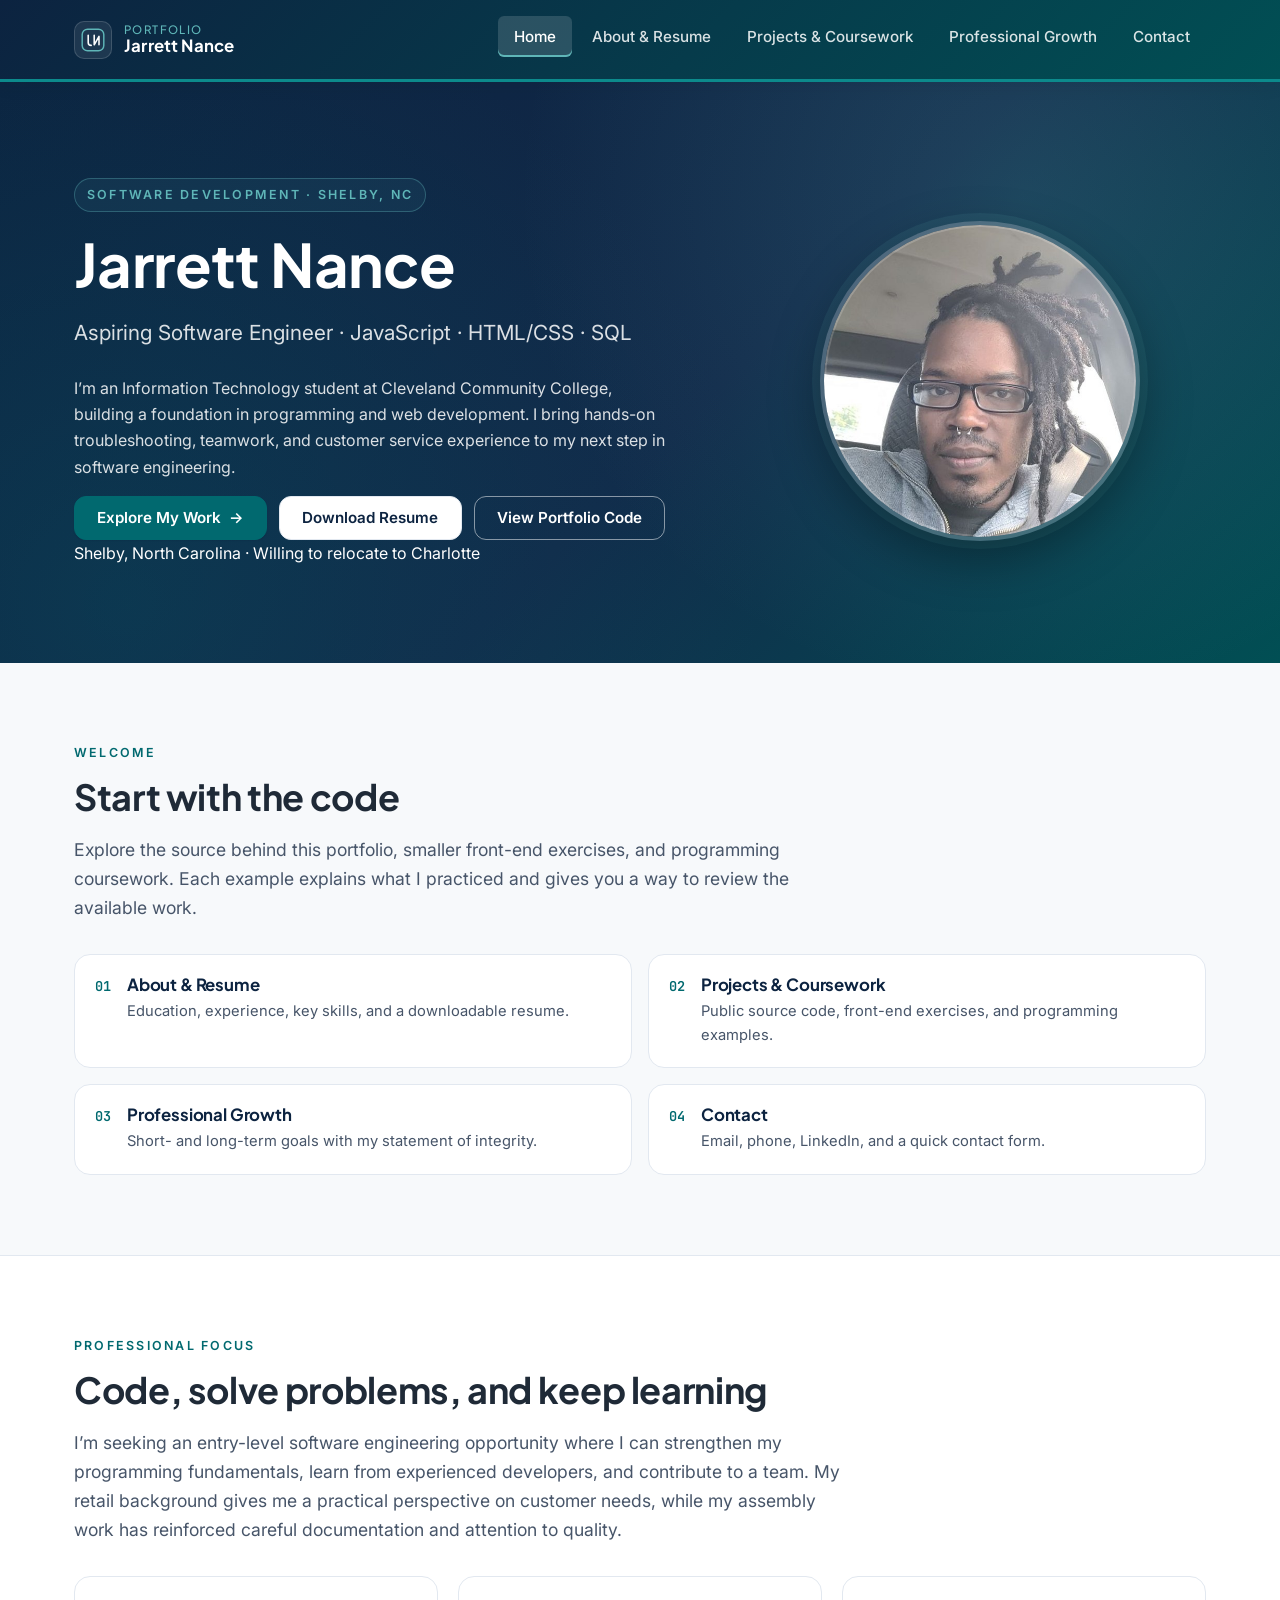
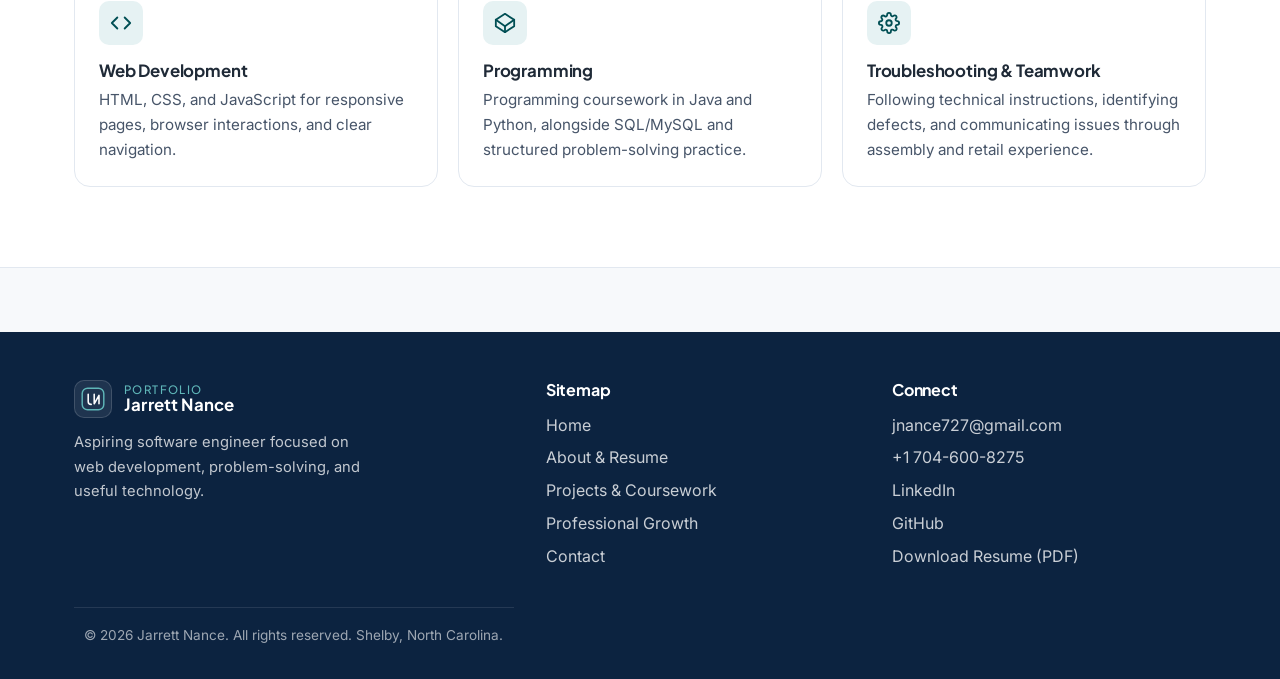
<file: index.html>
<!doctype html>
<html lang="en">
<head>
    <meta charset="utf-8">
    <meta name="viewport" content="width=device-width, initial-scale=1">
    <title>Jarrett Nance | Aspiring Software Engineer</title>
    <meta name="description" content="Jarrett Nance: aspiring software engineer in Shelby, NC, focused on JavaScript, HTML/CSS, SQL, and web development. Explore projects, code, and resume.">
    <meta name="author" content="Jarrett Nance">
    <meta name="theme-color" content="#0c2340">
    <meta property="og:type" content="website">
    <meta property="og:title" content="Jarrett Nance | Aspiring Software Engineer">
    <meta property="og:description" content="Jarrett Nance: aspiring software engineer in Shelby, NC, focused on JavaScript, HTML/CSS, SQL, and web development. Explore projects, code, and resume.">
    <meta property="og:image" content="assets/images/portfolio_website.jpg">
    <link rel="icon" href="assets/favicon.svg" type="image/svg+xml">
    <link rel="preconnect" href="https://fonts.googleapis.com">
    <link rel="preconnect" href="https://fonts.gstatic.com" crossorigin>
    <link href="https://fonts.googleapis.com/css2?family=Inter:wght@400;500;600;700&family=Plus+Jakarta+Sans:wght@500;600;700;800&family=JetBrains+Mono:wght@400;500&display=swap" rel="stylesheet">
    <link rel="stylesheet" href="assets/css/styles.css">
</head>
<body>
    <a class="skip-link" href="#main">Skip to main content</a>
    <header class="site-header" role="banner">
        <div class="container">
            <a class="brand" href="index.html" aria-label="Jarrett Nance — Home">
                <span class="brand-mark" aria-hidden="true"><svg class="logo-mark" width="24" height="24" viewBox="0 0 40 40" fill="none" aria-hidden="true" xmlns="http://www.w3.org/2000/svg">
    <rect x="2" y="2" width="36" height="36" rx="9" fill="none" stroke="#5fb6b8" stroke-width="2.4"/>
    <path d="M12 12 L12 24 Q12 29 17 29" fill="none" stroke="#ffffff" stroke-width="2.6" stroke-linecap="round"/>
    <path d="M22 12 L22 28 L30 14 L30 28" fill="none" stroke="#ffffff" stroke-width="2.6" stroke-linecap="round" stroke-linejoin="round"/>
</svg></span>
                <span class="brand-name">
                    <span class="small">Portfolio</span>
                    <span>Jarrett Nance</span>
                </span>
            </a>
            <button class="nav-toggle" aria-controls="primary-nav" aria-expanded="false" aria-label="Toggle navigation">
                <span aria-hidden="true">☰</span> Menu
            </button>
            <nav class="site-nav" id="primary-nav" aria-label="Primary">
                <ul>
              <li><a href="index.html" class="is-active" aria-current="page">Home</a></li>
              <li><a href="about.html">About & Resume</a></li>
              <li><a href="artifacts.html">Projects &amp; Coursework</a></li>
              <li><a href="growth.html">Professional Growth</a></li>
              <li><a href="contact.html">Contact</a></li>
                </ul>
            </nav>
        </div>
    </header>
    <main id="main">

        <section class="hero">
            <div class="container">
                <div class="hero-layout">
                    <div class="hero-inner">
                        <span class="hero-eyebrow">Software Development · Shelby, NC</span>
                        <h1>Jarrett Nance</h1>
                        <p class="hero-subtitle">Aspiring Software Engineer · JavaScript · HTML/CSS · SQL</p>
                        <p style="color: rgba(255,255,255,0.85); max-width: 60ch;">I’m an Information Technology student at Cleveland Community College, building a foundation in programming and web development. I bring hands-on troubleshooting, teamwork, and customer service experience to my next step in software engineering.</p>
                        <div class="hero-actions">
                            <a class="btn btn-primary" href="artifacts.html">Explore My Work <span class="arrow" aria-hidden="true">→</span></a>
                            <a class="btn btn-secondary" href="assets/Jarrett_Nance_Launchpad_Resume.pdf" download>Download Resume</a>
                            <a class="btn btn-outline" href="https://github.com/Jarrett878/jarrett-nance-it-portfolio" target="_blank" rel="noopener">View Portfolio Code</a>
                        </div>
                        <p class="hero-location">Shelby, North Carolina · Willing to relocate to Charlotte</p>
                    </div>
                    <div class="hero-portrait">
                        <img src="assets/images/jarrett_nance_portrait.jpg" alt="Portrait of Jarrett Nance" loading="eager" width="320" height="320">
                    </div>
                </div>
            </div>
        </section>

        <section class="section">
            <div class="container">
                <span class="section-eyebrow">Welcome</span>
                <h2 class="section-title">Start with the code</h2>
                <p class="section-lead">Explore the source behind this portfolio, smaller front-end exercises, and programming coursework. Each example explains what I practiced and gives you a way to review the available work.</p>

                <div class="page-links">
                    <a class="page-link" href="about.html">
                        <span class="num">01</span>
                        <div><h4>About &amp; Resume</h4><p>Education, experience, key skills, and a downloadable resume.</p></div>
                    </a>
                    <a class="page-link" href="artifacts.html">
                        <span class="num">02</span>
                        <div><h4>Projects &amp; Coursework</h4><p>Public source code, front-end exercises, and programming examples.</p></div>
                    </a>
                    <a class="page-link" href="growth.html">
                        <span class="num">03</span>
                        <div><h4>Professional Growth</h4><p>Short- and long-term goals with my statement of integrity.</p></div>
                    </a>
                    <a class="page-link" href="contact.html">
                        <span class="num">04</span>
                        <div><h4>Contact</h4><p>Email, phone, LinkedIn, and a quick contact form.</p></div>
                    </a>
                </div>
            </div>
        </section>

        <section class="section section-alt">
            <div class="container">
                <span class="section-eyebrow">Professional Focus</span>
                <h2 class="section-title">Code, solve problems, and keep learning</h2>
                <p class="section-lead">I’m seeking an entry-level software engineering opportunity where I can strengthen my programming fundamentals, learn from experienced developers, and contribute to a team. My retail background gives me a practical perspective on customer needs, while my assembly work has reinforced careful documentation and attention to quality.</p>

                <div class="focus-grid">
                    <div class="focus-card">
                        <div class="focus-icon" aria-hidden="true">
                            <svg width="22" height="22" viewBox="0 0 24 24" fill="none" stroke="currentColor" stroke-width="2" stroke-linecap="round" stroke-linejoin="round"><polyline points="16 18 22 12 16 6"/><polyline points="8 6 2 12 8 18"/></svg>
                        </div>
                        <h3>Web Development</h3>
                        <p>HTML, CSS, and JavaScript for responsive pages, browser interactions, and clear navigation.</p>
                    </div>
                    <div class="focus-card">
                        <div class="focus-icon" aria-hidden="true">
                            <svg width="22" height="22" viewBox="0 0 24 24" fill="none" stroke="currentColor" stroke-width="2" stroke-linecap="round" stroke-linejoin="round"><polygon points="12 2 22 8.5 22 15.5 12 22 2 15.5 2 8.5 12 2"/><line x1="12" y1="22" x2="12" y2="15.5"/><polyline points="22 8.5 12 15.5 2 8.5"/></svg>
                        </div>
                        <h3>Programming</h3>
                        <p>Programming coursework in Java and Python, alongside SQL/MySQL and structured problem-solving practice.</p>
                    </div>
                    <div class="focus-card">
                        <div class="focus-icon" aria-hidden="true">
                            <svg width="22" height="22" viewBox="0 0 24 24" fill="none" stroke="currentColor" stroke-width="2" stroke-linecap="round" stroke-linejoin="round"><circle cx="12" cy="12" r="3"/><path d="M19.4 15a1.65 1.65 0 0 0 .33 1.82l.06.06a2 2 0 1 1-2.83 2.83l-.06-.06a1.65 1.65 0 0 0-1.82-.33 1.65 1.65 0 0 0-1 1.51V21a2 2 0 1 1-4 0v-.09a1.65 1.65 0 0 0-1-1.51 1.65 1.65 0 0 0-1.82.33l-.06.06a2 2 0 1 1-2.83-2.83l.06-.06a1.65 1.65 0 0 0 .33-1.82 1.65 1.65 0 0 0-1.51-1H3a2 2 0 1 1 0-4h.09a1.65 1.65 0 0 0 1.51-1 1.65 1.65 0 0 0-.33-1.82l-.06-.06a2 2 0 1 1 2.83-2.83l.06.06a1.65 1.65 0 0 0 1.82.33H9a1.65 1.65 0 0 0 1-1.51V3a2 2 0 1 1 4 0v.09a1.65 1.65 0 0 0 1 1.51 1.65 1.65 0 0 0 1.82-.33l.06-.06a2 2 0 1 1 2.83 2.83l-.06.06a1.65 1.65 0 0 0-.33 1.82V9a1.65 1.65 0 0 0 1.51 1H21a2 2 0 1 1 0 4h-.09a1.65 1.65 0 0 0-1.51 1z"/></svg>
                        </div>
                        <h3>Troubleshooting &amp; Teamwork</h3>
                        <p>Following technical instructions, identifying defects, and communicating issues through assembly and retail experience.</p>
                    </div>
                </div>
            </div>
        </section>

    </main>
    <footer class="site-footer" role="contentinfo">
        <div class="container">
            <div>
                <a class="brand" href="index.html" aria-label="Jarrett Nance — Home">
                    <span class="brand-mark" aria-hidden="true"><svg class="logo-mark" width="24" height="24" viewBox="0 0 40 40" fill="none" aria-hidden="true" xmlns="http://www.w3.org/2000/svg">
    <rect x="2" y="2" width="36" height="36" rx="9" fill="none" stroke="#5fb6b8" stroke-width="2.4"/>
    <path d="M12 12 L12 24 Q12 29 17 29" fill="none" stroke="#ffffff" stroke-width="2.6" stroke-linecap="round"/>
    <path d="M22 12 L22 28 L30 14 L30 28" fill="none" stroke="#ffffff" stroke-width="2.6" stroke-linecap="round" stroke-linejoin="round"/>
</svg></span>
                    <span class="brand-name">
                        <span class="small">Portfolio</span>
                        <span>Jarrett Nance</span>
                    </span>
                </a>
                <p class="footer-tag">Aspiring software engineer focused on web development, problem-solving, and useful technology.</p>
            </div>
            <div>
                <h4>Sitemap</h4>
                <ul>
                    <li><a href="index.html">Home</a></li>
                    <li><a href="about.html">About &amp; Resume</a></li>
                    <li><a href="artifacts.html">Projects &amp; Coursework</a></li>
                    <li><a href="growth.html">Professional Growth</a></li>
                    <li><a href="contact.html">Contact</a></li>
                </ul>
            </div>
            <div>
                <h4>Connect</h4>
                <ul>
                    <li><a href="mailto:jnance727@gmail.com">jnance727@gmail.com</a></li>
                    <li><a href="tel:+17046008275">+1 704-600-8275</a></li>
                    <li><a href="https://www.linkedin.com/in/jarrett-nance-688993189/" target="_blank" rel="noopener">LinkedIn</a></li>
                    <li><a href="https://github.com/Jarrett878" target="_blank" rel="noopener">GitHub</a></li>
                    <li><a href="assets/Jarrett_Nance_Launchpad_Resume.pdf" download>Download Resume (PDF)</a></li>
                </ul>
            </div>
        </div>
        <div class="container">
            <div class="footer-bottom">© <span class="year">2026</span> Jarrett Nance. All rights reserved. Shelby, North Carolina.</div>
        </div>
    </footer>
    <script src="assets/js/main.js" defer></script>
</body>
</html>
</file>
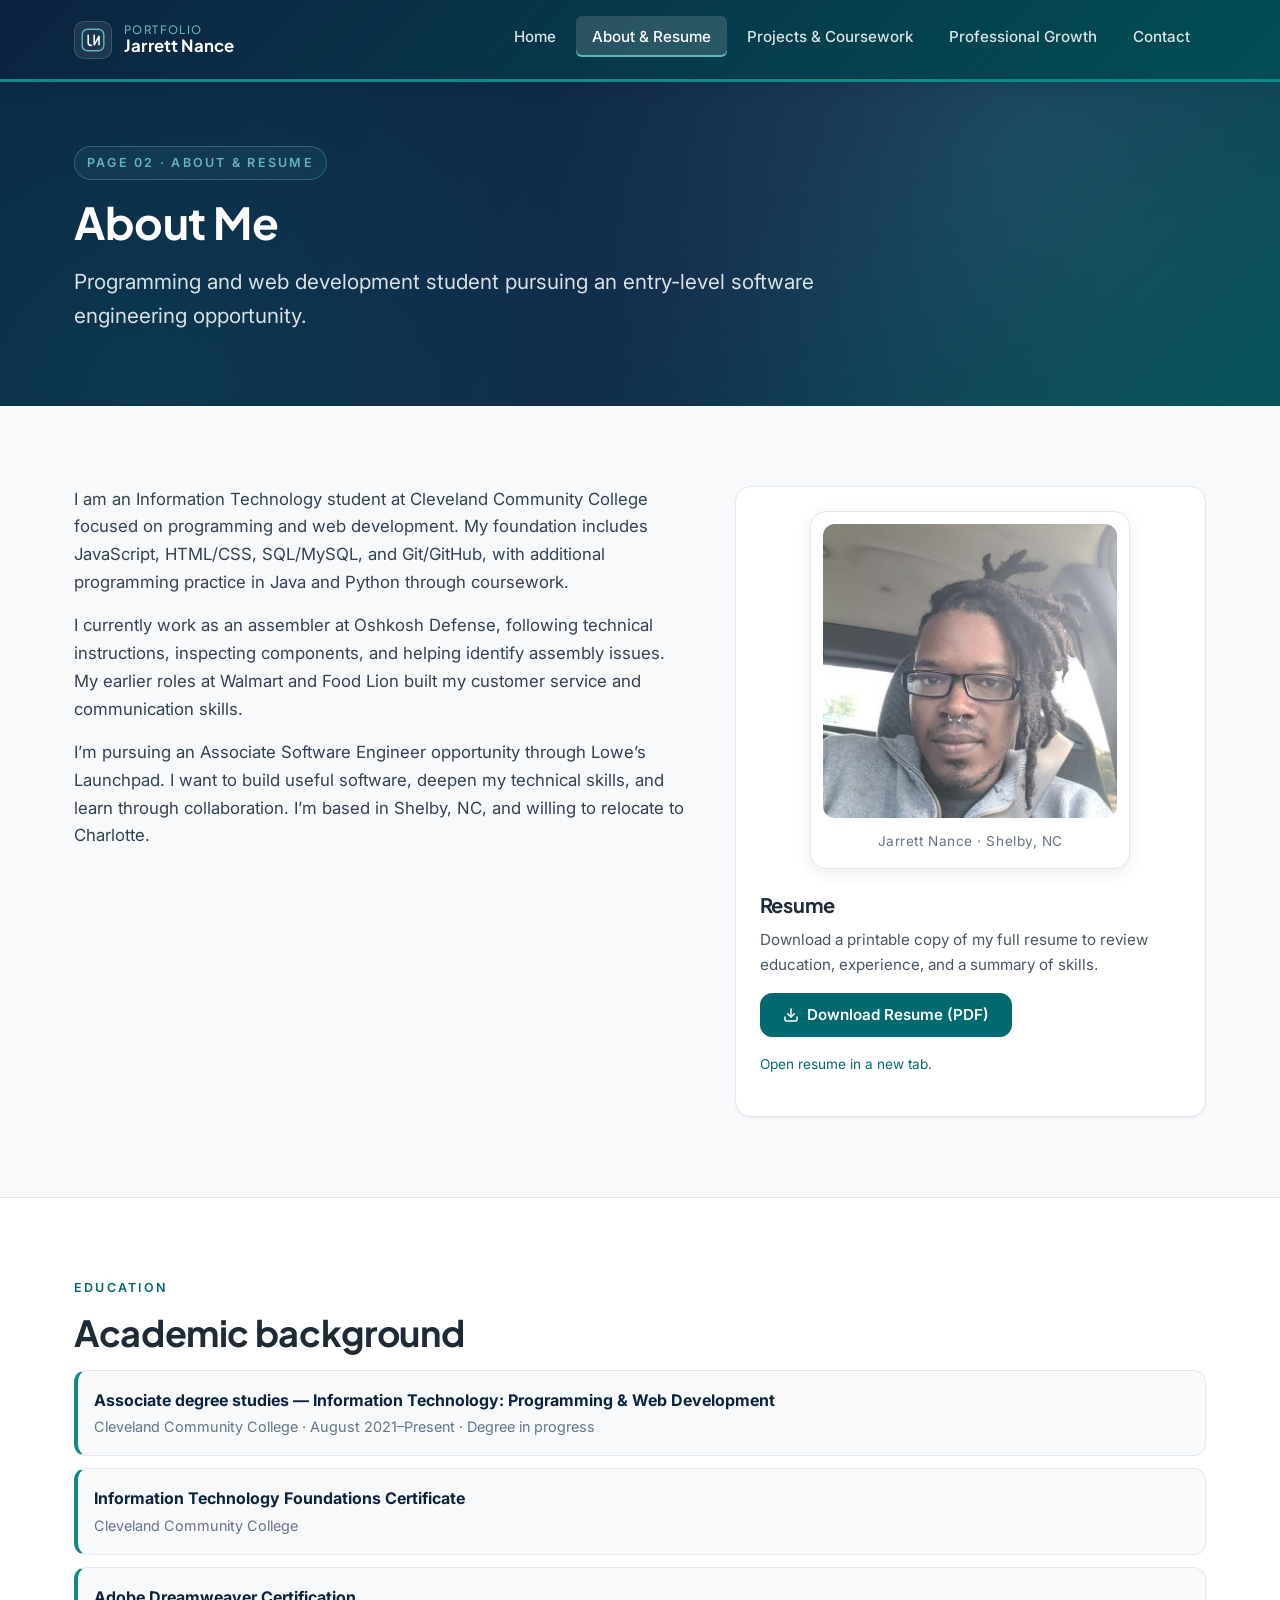
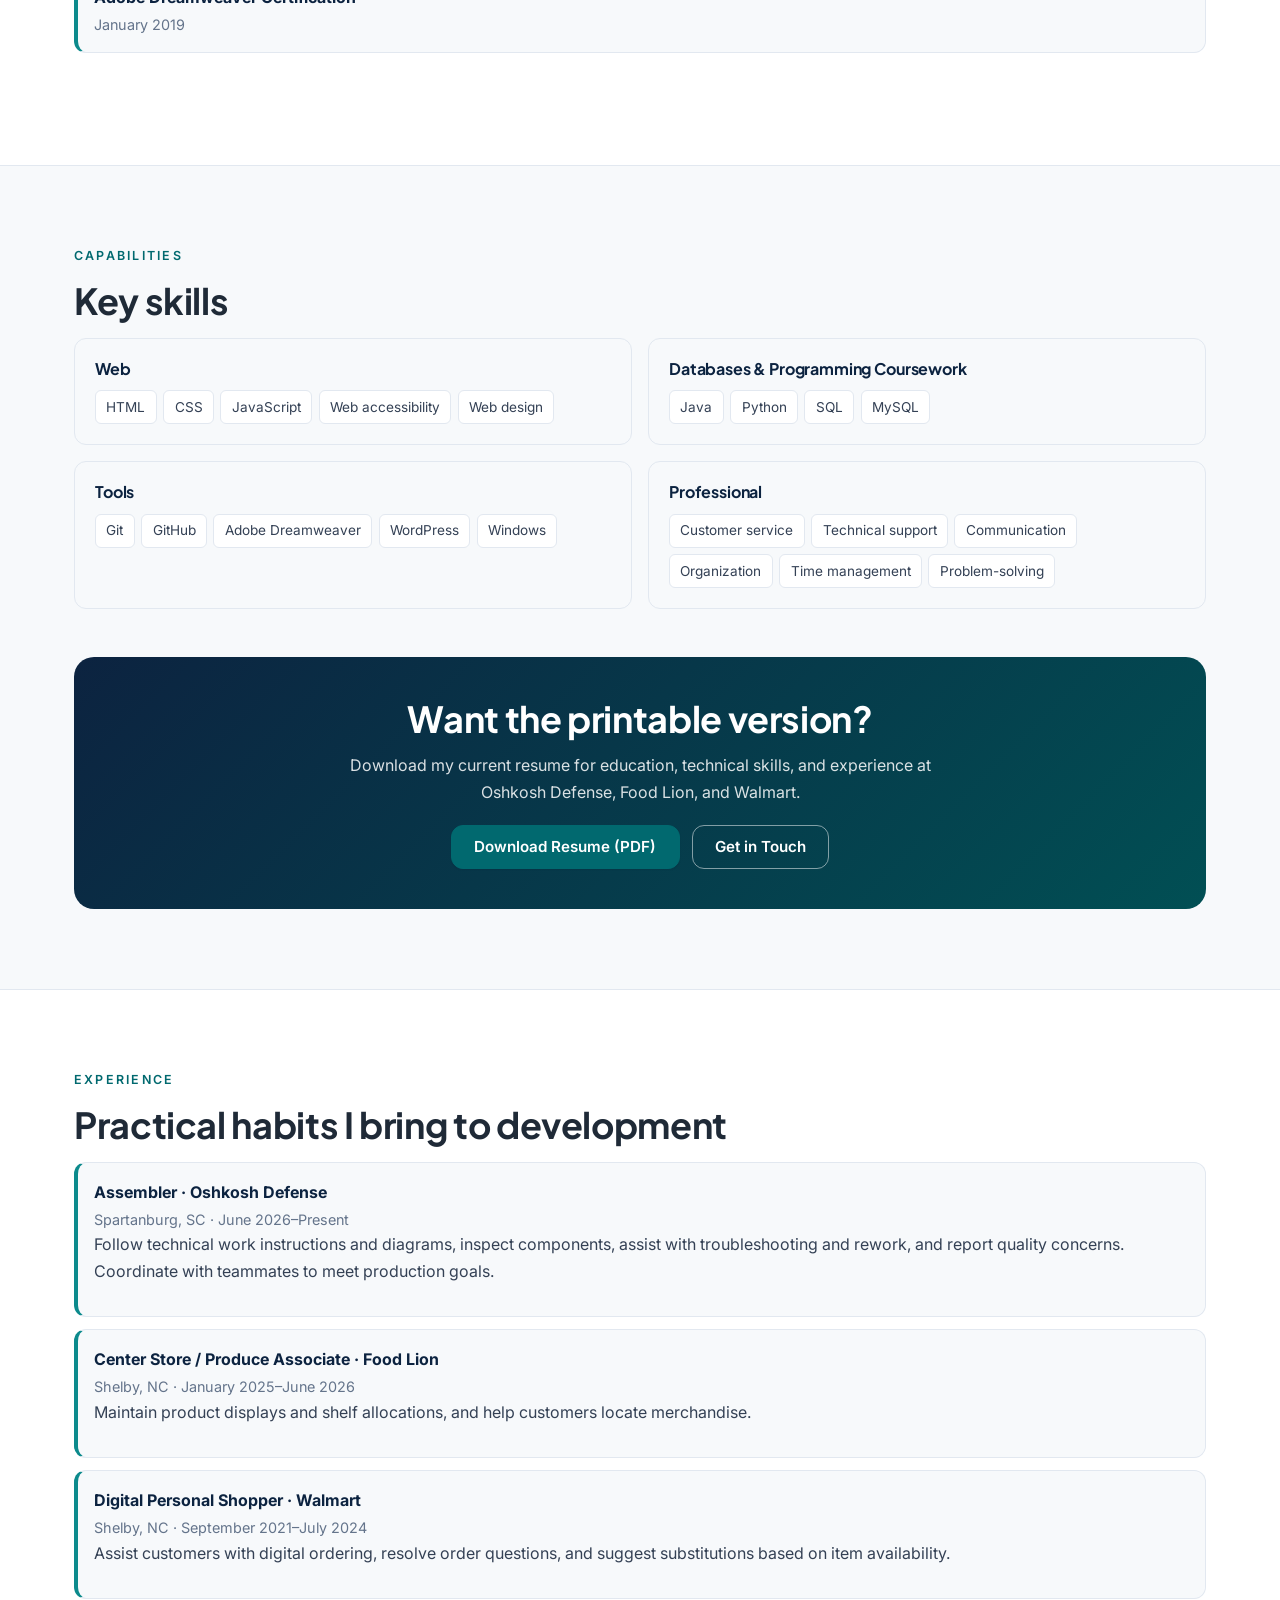
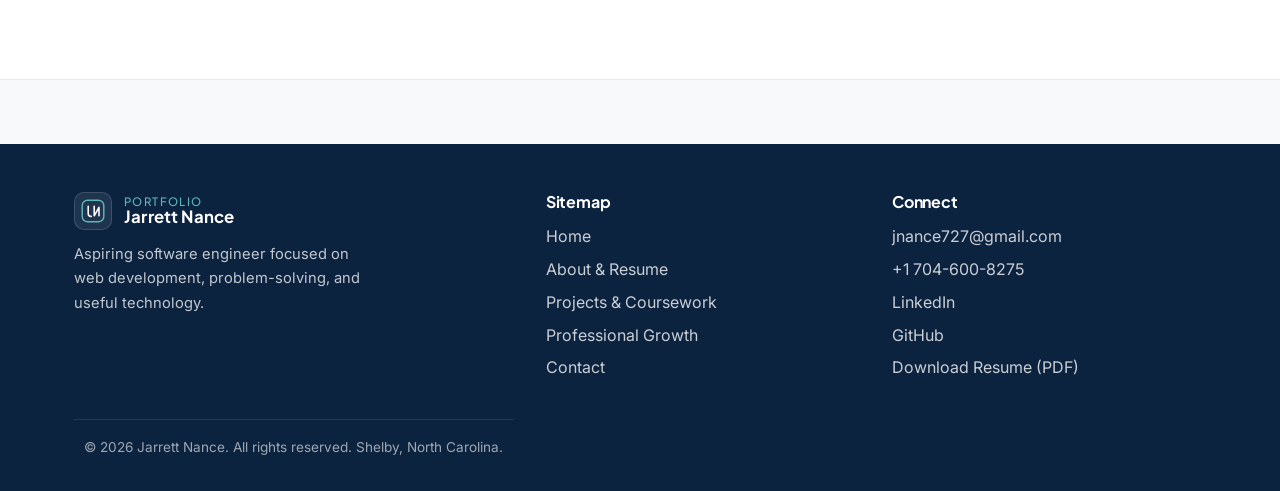
<file: about.html>
<!doctype html>
<html lang="en">
<head>
    <meta charset="utf-8">
    <meta name="viewport" content="width=device-width, initial-scale=1">
    <title>About & Resume | Jarrett Nance</title>
    <meta name="description" content="Education, programming skills, and experience at Oshkosh Defense, Walmart, and Food Lion. Download Jarrett Nance’s current software engineering resume.">
    <meta name="author" content="Jarrett Nance">
    <meta name="theme-color" content="#0c2340">
    <meta property="og:type" content="website">
    <meta property="og:title" content="About & Resume | Jarrett Nance">
    <meta property="og:description" content="Education, programming skills, and experience at Oshkosh Defense, Walmart, and Food Lion. Download Jarrett Nance’s current software engineering resume.">
    <meta property="og:image" content="assets/images/portfolio_website.jpg">
    <link rel="icon" href="assets/favicon.svg" type="image/svg+xml">
    <link rel="preconnect" href="https://fonts.googleapis.com">
    <link rel="preconnect" href="https://fonts.gstatic.com" crossorigin>
    <link href="https://fonts.googleapis.com/css2?family=Inter:wght@400;500;600;700&family=Plus+Jakarta+Sans:wght@500;600;700;800&family=JetBrains+Mono:wght@400;500&display=swap" rel="stylesheet">
    <link rel="stylesheet" href="assets/css/styles.css">
</head>
<body>
    <a class="skip-link" href="#main">Skip to main content</a>
    <header class="site-header" role="banner">
        <div class="container">
            <a class="brand" href="index.html" aria-label="Jarrett Nance — Home">
                <span class="brand-mark" aria-hidden="true"><svg class="logo-mark" width="24" height="24" viewBox="0 0 40 40" fill="none" aria-hidden="true" xmlns="http://www.w3.org/2000/svg">
    <rect x="2" y="2" width="36" height="36" rx="9" fill="none" stroke="#5fb6b8" stroke-width="2.4"/>
    <path d="M12 12 L12 24 Q12 29 17 29" fill="none" stroke="#ffffff" stroke-width="2.6" stroke-linecap="round"/>
    <path d="M22 12 L22 28 L30 14 L30 28" fill="none" stroke="#ffffff" stroke-width="2.6" stroke-linecap="round" stroke-linejoin="round"/>
</svg></span>
                <span class="brand-name">
                    <span class="small">Portfolio</span>
                    <span>Jarrett Nance</span>
                </span>
            </a>
            <button class="nav-toggle" aria-controls="primary-nav" aria-expanded="false" aria-label="Toggle navigation">
                <span aria-hidden="true">☰</span> Menu
            </button>
            <nav class="site-nav" id="primary-nav" aria-label="Primary">
                <ul>
              <li><a href="index.html">Home</a></li>
              <li><a href="about.html" class="is-active" aria-current="page">About & Resume</a></li>
              <li><a href="artifacts.html">Projects &amp; Coursework</a></li>
              <li><a href="growth.html">Professional Growth</a></li>
              <li><a href="contact.html">Contact</a></li>
                </ul>
            </nav>
        </div>
    </header>
    <main id="main">

        <section class="hero hero--compact">
            <div class="container">
                <div class="hero-inner">
                    <span class="hero-eyebrow">Page 02 · About &amp; Resume</span>
                    <h1>About Me</h1>
                    <p class="hero-subtitle">Programming and web development student pursuing an entry-level software engineering opportunity.</p>
                </div>
            </div>
        </section>

        <section class="section">
            <div class="container">
                <div class="two-col">
                    <div class="about-summary">
                        <p>I am an Information Technology student at Cleveland Community College focused on programming and web development. My foundation includes JavaScript, HTML/CSS, SQL/MySQL, and Git/GitHub, with additional programming practice in Java and Python through coursework.</p>
                        <p>I currently work as an assembler at Oshkosh Defense, following technical instructions, inspecting components, and helping identify assembly issues. My earlier roles at Walmart and Food Lion built my customer service and communication skills.</p>
                        <p>I’m pursuing an Associate Software Engineer opportunity through Lowe’s Launchpad. I want to build useful software, deepen my technical skills, and learn through collaboration. I’m based in Shelby, NC, and willing to relocate to Charlotte.</p>
                    </div>

                    <aside class="resume-card">
                        <div class="profile-frame">
                            <img src="assets/images/jarrett_nance_portrait.jpg" alt="Portrait of Jarrett Nance" width="320" height="320" loading="lazy">
                            <div class="caption">Jarrett Nance · Shelby, NC</div>
                        </div>
                        <h3>Resume</h3>
                        <p>Download a printable copy of my full resume to review education, experience, and a summary of skills.</p>
                        <a class="btn btn-primary" href="assets/Jarrett_Nance_Launchpad_Resume.pdf" download>
                            <svg width="16" height="16" viewBox="0 0 24 24" fill="none" stroke="currentColor" stroke-width="2.2" stroke-linecap="round" stroke-linejoin="round" aria-hidden="true"><path d="M21 15v4a2 2 0 0 1-2 2H5a2 2 0 0 1-2-2v-4"/><polyline points="7 10 12 15 17 10"/><line x1="12" y1="15" x2="12" y2="3"/></svg>
                            Download Resume (PDF)
                        </a>
                        <p class="muted" style="margin-top: 1rem; font-size: 0.85rem;"><a href="assets/Jarrett_Nance_Launchpad_Resume.pdf" target="_blank" rel="noopener">Open resume in a new tab</a>.</p>
                    </aside>
                </div>
            </div>
        </section>

        <section class="section section-alt">
            <div class="container">
                <span class="section-eyebrow">Education</span>
                <h2 class="section-title">Academic background</h2>
                <div class="resume-block">
                    <ul class="resume-list">
                        <li>
                            <strong>Associate degree studies — Information Technology: Programming &amp; Web Development</strong>
                            <div class="meta">Cleveland Community College · August 2021–Present · Degree in progress</div>
                        </li>
                        <li>
                            <strong>Information Technology Foundations Certificate</strong>
                            <div class="meta">Cleveland Community College</div>
                        </li>
                        <li>
                            <strong>Adobe Dreamweaver Certification</strong>
                            <div class="meta">January 2019</div>
                        </li>
                    </ul>
                </div>
            </div>
        </section>

        <section class="section">
            <div class="container">
                <span class="section-eyebrow">Capabilities</span>
                <h2 class="section-title">Key skills</h2>
                <div class="skill-grid">
                    <div class="skill-block">
                        <h4>Web</h4>
                        <div class="skill-tags">
                            <span>HTML</span><span>CSS</span><span>JavaScript</span><span>Web accessibility</span><span>Web design</span>
                        </div>
                    </div>
                    <div class="skill-block">
                        <h4>Databases &amp; Programming Coursework</h4>
                        <div class="skill-tags">
                            <span>Java</span><span>Python</span><span>SQL</span><span>MySQL</span>
                        </div>
                    </div>
                    <div class="skill-block">
                        <h4>Tools</h4>
                        <div class="skill-tags">
                            <span>Git</span><span>GitHub</span><span>Adobe Dreamweaver</span><span>WordPress</span><span>Windows</span>
                        </div>
                    </div>
                    <div class="skill-block">
                        <h4>Professional</h4>
                        <div class="skill-tags">
                            <span>Customer service</span><span>Technical support</span><span>Communication</span><span>Organization</span><span>Time management</span><span>Problem-solving</span>
                        </div>
                    </div>
                </div>

                <div class="cta-bar">
                    <h2>Want the printable version?</h2>
                    <p>Download my current resume for education, technical skills, and experience at Oshkosh Defense, Food Lion, and Walmart.</p>
                    <div class="hero-actions">
                        <a class="btn btn-primary" href="assets/Jarrett_Nance_Launchpad_Resume.pdf" download>Download Resume (PDF)</a>
                        <a class="btn btn-outline" href="contact.html">Get in Touch</a>
                    </div>
                </div>
            </div>
        </section>

<section class="section section-alt"><div class="container">
                <span class="section-eyebrow">Experience</span><h2 class="section-title">Practical habits I bring to development</h2>
                <ul class="resume-list">
                    <li><strong>Assembler · Oshkosh Defense</strong><div class="meta">Spartanburg, SC · June 2026–Present</div><p>Follow technical work instructions and diagrams, inspect components, assist with troubleshooting and rework, and report quality concerns. Coordinate with teammates to meet production goals.</p></li>
                    <li><strong>Center Store / Produce Associate · Food Lion</strong><div class="meta">Shelby, NC · January 2025–June 2026</div><p>Maintain product displays and shelf allocations, and help customers locate merchandise.</p></li>
                    <li><strong>Digital Personal Shopper · Walmart</strong><div class="meta">Shelby, NC · September 2021–July 2024</div><p>Assist customers with digital ordering, resolve order questions, and suggest substitutions based on item availability.</p></li>
                </ul>
            </div></section>
    </main>
    <footer class="site-footer" role="contentinfo">
        <div class="container">
            <div>
                <a class="brand" href="index.html" aria-label="Jarrett Nance — Home">
                    <span class="brand-mark" aria-hidden="true"><svg class="logo-mark" width="24" height="24" viewBox="0 0 40 40" fill="none" aria-hidden="true" xmlns="http://www.w3.org/2000/svg">
    <rect x="2" y="2" width="36" height="36" rx="9" fill="none" stroke="#5fb6b8" stroke-width="2.4"/>
    <path d="M12 12 L12 24 Q12 29 17 29" fill="none" stroke="#ffffff" stroke-width="2.6" stroke-linecap="round"/>
    <path d="M22 12 L22 28 L30 14 L30 28" fill="none" stroke="#ffffff" stroke-width="2.6" stroke-linecap="round" stroke-linejoin="round"/>
</svg></span>
                    <span class="brand-name">
                        <span class="small">Portfolio</span>
                        <span>Jarrett Nance</span>
                    </span>
                </a>
                <p class="footer-tag">Aspiring software engineer focused on web development, problem-solving, and useful technology.</p>
            </div>
            <div>
                <h4>Sitemap</h4>
                <ul>
                    <li><a href="index.html">Home</a></li>
                    <li><a href="about.html">About &amp; Resume</a></li>
                    <li><a href="artifacts.html">Projects &amp; Coursework</a></li>
                    <li><a href="growth.html">Professional Growth</a></li>
                    <li><a href="contact.html">Contact</a></li>
                </ul>
            </div>
            <div>
                <h4>Connect</h4>
                <ul>
                    <li><a href="mailto:jnance727@gmail.com">jnance727@gmail.com</a></li>
                    <li><a href="tel:+17046008275">+1 704-600-8275</a></li>
                    <li><a href="https://www.linkedin.com/in/jarrett-nance-688993189/" target="_blank" rel="noopener">LinkedIn</a></li>
                    <li><a href="https://github.com/Jarrett878" target="_blank" rel="noopener">GitHub</a></li>
                    <li><a href="assets/Jarrett_Nance_Launchpad_Resume.pdf" download>Download Resume (PDF)</a></li>
                </ul>
            </div>
        </div>
        <div class="container">
            <div class="footer-bottom">© <span class="year">2026</span> Jarrett Nance. All rights reserved. Shelby, North Carolina.</div>
        </div>
    </footer>
    <script src="assets/js/main.js" defer></script>
</body>
</html>
</file>
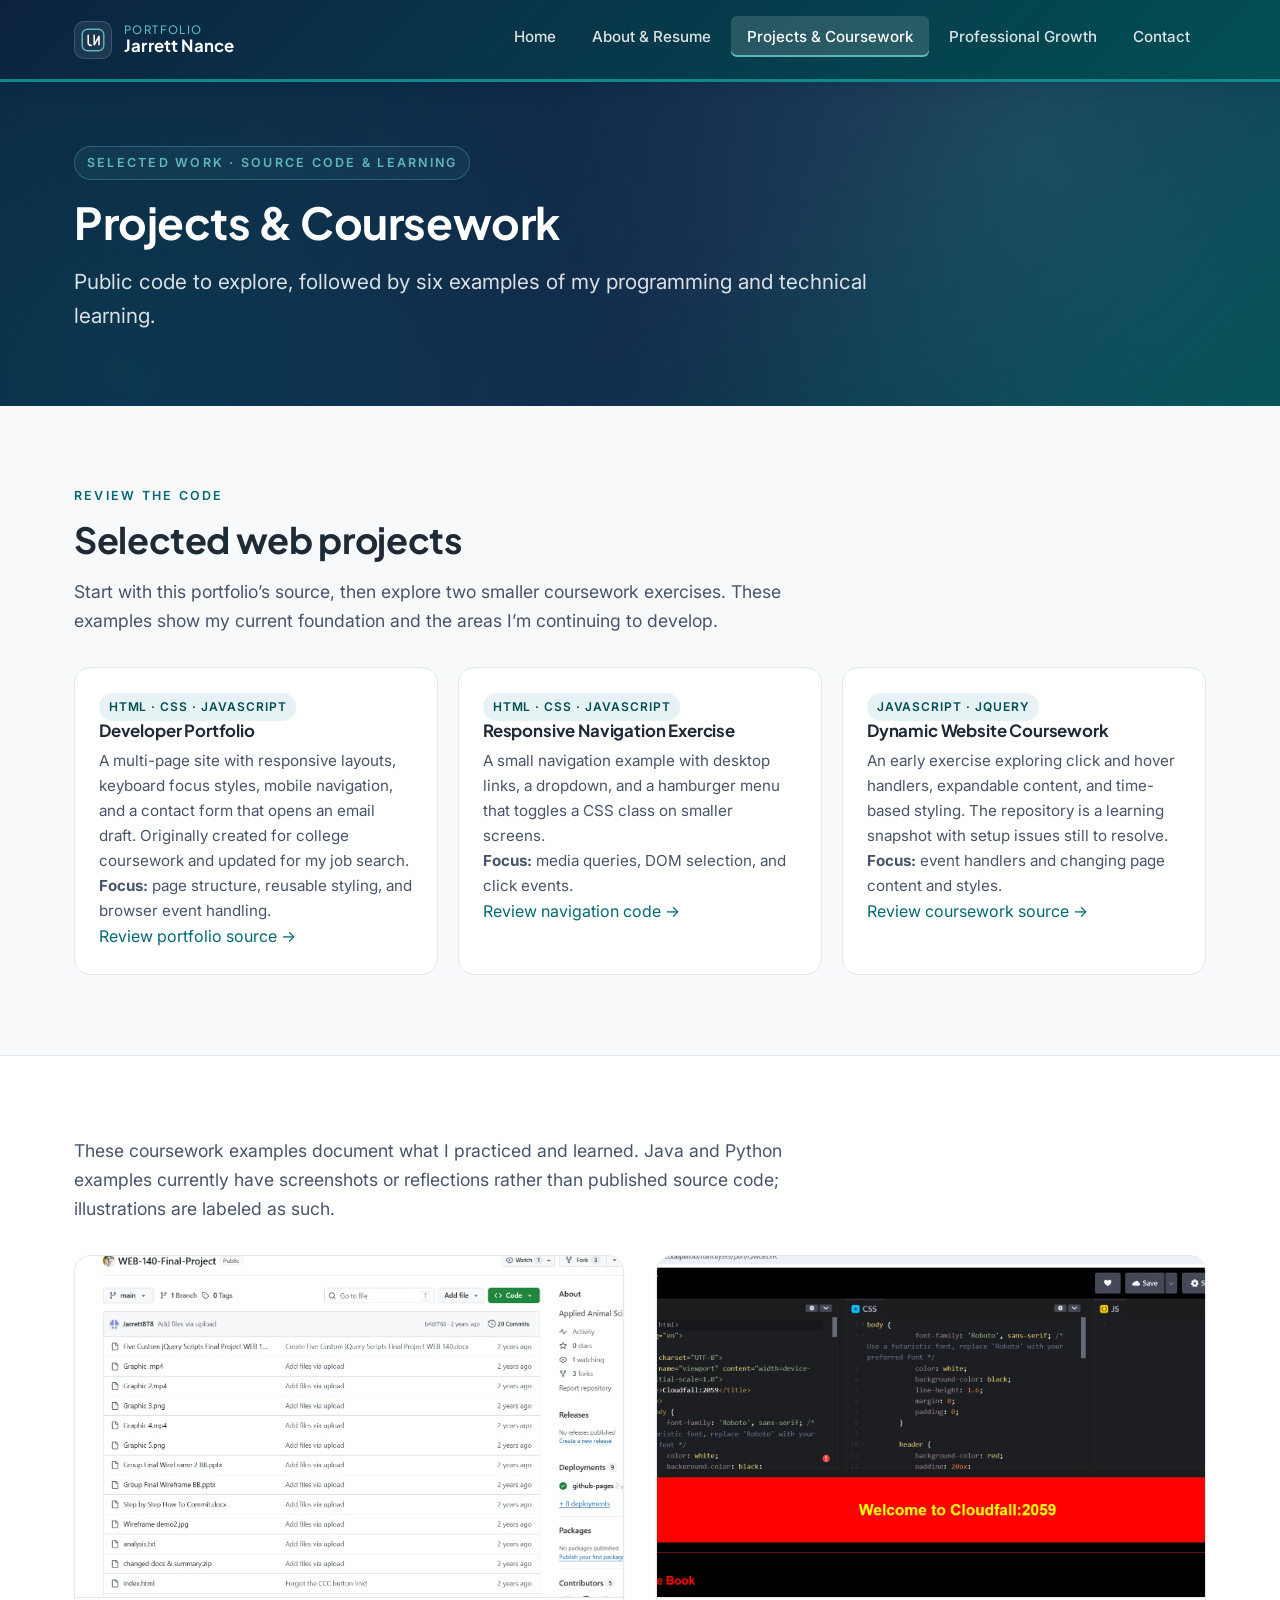
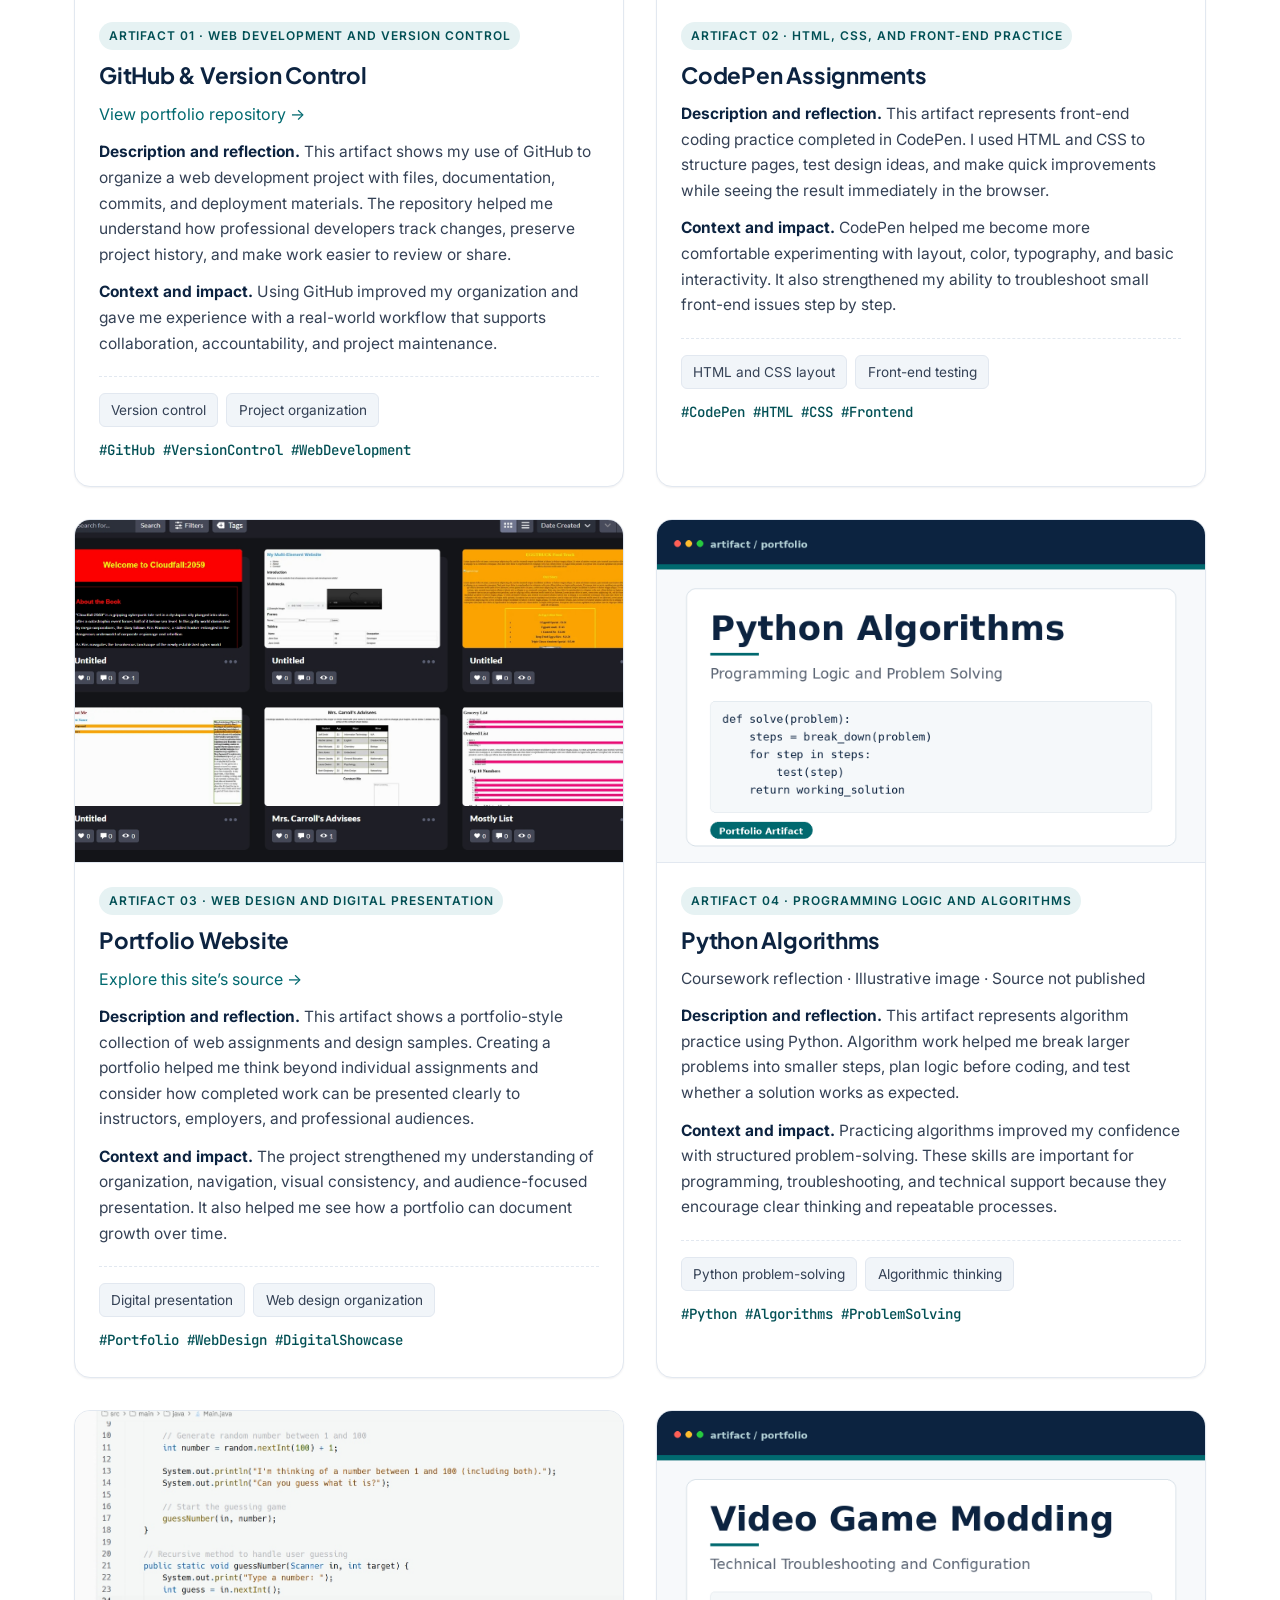
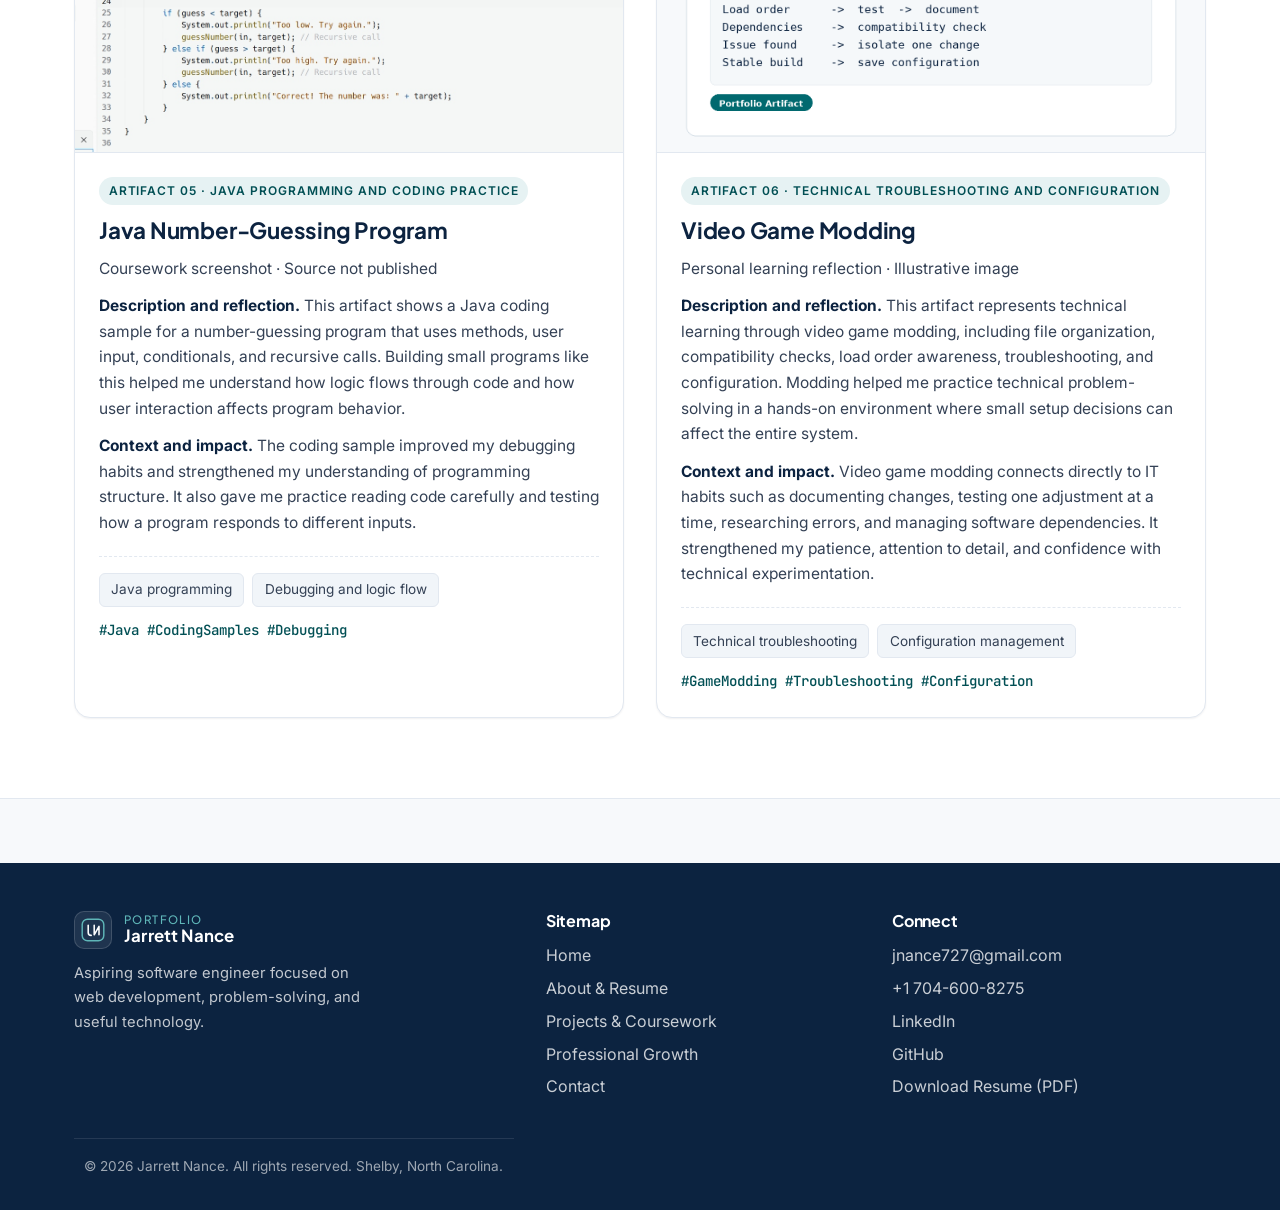
<file: artifacts.html>
<!doctype html>
<html lang="en">
<head>
    <meta charset="utf-8">
    <meta name="viewport" content="width=device-width, initial-scale=1">
    <title>Projects & Coursework | Jarrett Nance</title>
    <meta name="description" content="Explore Jarrett Nance’s portfolio source, responsive navigation and jQuery coursework, plus Java and Python programming examples.">
    <meta name="author" content="Jarrett Nance">
    <meta name="theme-color" content="#0c2340">
    <meta property="og:type" content="website">
    <meta property="og:title" content="Projects & Coursework | Jarrett Nance">
    <meta property="og:description" content="Explore Jarrett Nance’s portfolio source, responsive navigation and jQuery coursework, plus Java and Python programming examples.">
    <meta property="og:image" content="assets/images/portfolio_website.jpg">
    <link rel="icon" href="assets/favicon.svg" type="image/svg+xml">
    <link rel="preconnect" href="https://fonts.googleapis.com">
    <link rel="preconnect" href="https://fonts.gstatic.com" crossorigin>
    <link href="https://fonts.googleapis.com/css2?family=Inter:wght@400;500;600;700&family=Plus+Jakarta+Sans:wght@500;600;700;800&family=JetBrains+Mono:wght@400;500&display=swap" rel="stylesheet">
    <link rel="stylesheet" href="assets/css/styles.css">
</head>
<body>
    <a class="skip-link" href="#main">Skip to main content</a>
    <header class="site-header" role="banner">
        <div class="container">
            <a class="brand" href="index.html" aria-label="Jarrett Nance — Home">
                <span class="brand-mark" aria-hidden="true"><svg class="logo-mark" width="24" height="24" viewBox="0 0 40 40" fill="none" aria-hidden="true" xmlns="http://www.w3.org/2000/svg">
    <rect x="2" y="2" width="36" height="36" rx="9" fill="none" stroke="#5fb6b8" stroke-width="2.4"/>
    <path d="M12 12 L12 24 Q12 29 17 29" fill="none" stroke="#ffffff" stroke-width="2.6" stroke-linecap="round"/>
    <path d="M22 12 L22 28 L30 14 L30 28" fill="none" stroke="#ffffff" stroke-width="2.6" stroke-linecap="round" stroke-linejoin="round"/>
</svg></span>
                <span class="brand-name">
                    <span class="small">Portfolio</span>
                    <span>Jarrett Nance</span>
                </span>
            </a>
            <button class="nav-toggle" aria-controls="primary-nav" aria-expanded="false" aria-label="Toggle navigation">
                <span aria-hidden="true">☰</span> Menu
            </button>
            <nav class="site-nav" id="primary-nav" aria-label="Primary">
                <ul>
              <li><a href="index.html">Home</a></li>
              <li><a href="about.html">About & Resume</a></li>
              <li><a href="artifacts.html" class="is-active" aria-current="page">Projects &amp; Coursework</a></li>
              <li><a href="growth.html">Professional Growth</a></li>
              <li><a href="contact.html">Contact</a></li>
                </ul>
            </nav>
        </div>
    </header>
    <main id="main">

        <section class="hero hero--compact">
            <div class="container">
                <div class="hero-inner">
                    <span class="hero-eyebrow">Selected Work · Source Code &amp; Learning</span>
                    <h1>Projects &amp; Coursework</h1>
                    <p class="hero-subtitle">Public code to explore, followed by six examples of my programming and technical learning.</p>
                </div>
            </div>
        </section>

<section class="section"><div class="container">
                <span class="section-eyebrow">Review the code</span><h2 class="section-title">Selected web projects</h2>
                <p class="section-lead">Start with this portfolio’s source, then explore two smaller coursework exercises. These examples show my current foundation and the areas I’m continuing to develop.</p>
                <div class="focus-grid">
                    <article class="focus-card"><span class="artifact-tag">HTML · CSS · JavaScript</span><h3>Developer Portfolio</h3><p>A multi-page site with responsive layouts, keyboard focus styles, mobile navigation, and a contact form that opens an email draft. Originally created for college coursework and updated for my job search.</p><p class="project-detail"><strong>Focus:</strong> page structure, reusable styling, and browser event handling.</p><a class="project-link" href="https://github.com/Jarrett878/jarrett-nance-it-portfolio" target="_blank" rel="noopener">Review portfolio source →</a></article>
                    <article class="focus-card"><span class="artifact-tag">HTML · CSS · JavaScript</span><h3>Responsive Navigation Exercise</h3><p>A small navigation example with desktop links, a dropdown, and a hamburger menu that toggles a CSS class on smaller screens.</p><p class="project-detail"><strong>Focus:</strong> media queries, DOM selection, and click events.</p><a class="project-link" href="https://github.com/Jarrett878/responsive-nav-menu/blob/main/index.html" target="_blank" rel="noopener">Review navigation code →</a></article>
                    <article class="focus-card"><span class="artifact-tag">JavaScript · jQuery</span><h3>Dynamic Website Coursework</h3><p>An early exercise exploring click and hover handlers, expandable content, and time-based styling. The repository is a learning snapshot with setup issues still to resolve.</p><p class="project-detail"><strong>Focus:</strong> event handlers and changing page content and styles.</p><a class="project-link" href="https://github.com/Jarrett878/personal-website-dynamic" target="_blank" rel="noopener">Review coursework source →</a></article>
                </div>
            </div></section>
        <section class="section section-alt">
            <div class="container">
                <p class="section-lead">These coursework examples document what I practiced and learned. Java and Python examples currently have screenshots or reflections rather than published source code; illustrations are labeled as such.</p>
                <div class="artifact-grid">
                    <article class="artifact-card" id="artifact-01">
                        <div class="artifact-thumb">
                            <img src="assets/images/github_repository.jpg" alt="Screenshot of a GitHub repository overview" loading="lazy">
                        </div>
                        <div class="artifact-body">
                            <span class="artifact-tag">Artifact 01 · Web Development and Version Control</span>
                            <h3>GitHub &amp; Version Control</h3>
                            <a class="project-link" href="https://github.com/Jarrett878/jarrett-nance-it-portfolio" target="_blank" rel="noopener">View portfolio repository →</a>
                            <p><strong>Description and reflection.</strong> This artifact shows my use of GitHub to organize a web development project with files, documentation, commits, and deployment materials. The repository helped me understand how professional developers track changes, preserve project history, and make work easier to review or share.</p>
                            <p><strong>Context and impact.</strong> Using GitHub improved my organization and gave me experience with a real-world workflow that supports collaboration, accountability, and project maintenance.</p>
                            <div class="artifact-skills"><span class="skill">Version control</span><span class="skill">Project organization</span></div>
                            <div class="artifact-hashtags">#GitHub #VersionControl #WebDevelopment</div>
                        </div>
                    </article>
                    <article class="artifact-card" id="artifact-02">
                        <div class="artifact-thumb">
                            <img src="assets/images/codepen_assignments.jpg" alt="Screenshot of CodePen front-end assignments" loading="lazy">
                        </div>
                        <div class="artifact-body">
                            <span class="artifact-tag">Artifact 02 · HTML, CSS, and Front-End Practice</span>
                            <h3>CodePen Assignments</h3>
                            <p><strong>Description and reflection.</strong> This artifact represents front-end coding practice completed in CodePen. I used HTML and CSS to structure pages, test design ideas, and make quick improvements while seeing the result immediately in the browser.</p>
                            <p><strong>Context and impact.</strong> CodePen helped me become more comfortable experimenting with layout, color, typography, and basic interactivity. It also strengthened my ability to troubleshoot small front-end issues step by step.</p>
                            <div class="artifact-skills"><span class="skill">HTML and CSS layout</span><span class="skill">Front-end testing</span></div>
                            <div class="artifact-hashtags">#CodePen #HTML #CSS #Frontend</div>
                        </div>
                    </article>
                    <article class="artifact-card" id="artifact-03">
                        <div class="artifact-thumb">
                            <img src="assets/images/portfolio_website.jpg" alt="Screenshot of a portfolio-style website assignment" loading="lazy">
                        </div>
                        <div class="artifact-body">
                            <span class="artifact-tag">Artifact 03 · Web Design and Digital Presentation</span>
                            <h3>Portfolio Website</h3>
                            <a class="project-link" href="https://github.com/Jarrett878/jarrett-nance-it-portfolio" target="_blank" rel="noopener">Explore this site’s source →</a>
                            <p><strong>Description and reflection.</strong> This artifact shows a portfolio-style collection of web assignments and design samples. Creating a portfolio helped me think beyond individual assignments and consider how completed work can be presented clearly to instructors, employers, and professional audiences.</p>
                            <p><strong>Context and impact.</strong> The project strengthened my understanding of organization, navigation, visual consistency, and audience-focused presentation. It also helped me see how a portfolio can document growth over time.</p>
                            <div class="artifact-skills"><span class="skill">Digital presentation</span><span class="skill">Web design organization</span></div>
                            <div class="artifact-hashtags">#Portfolio #WebDesign #DigitalShowcase</div>
                        </div>
                    </article>
                    <article class="artifact-card" id="artifact-04">
                        <div class="artifact-thumb">
                            <img src="assets/images/python_algorithms.png" alt="Card illustration representing Python algorithm practice" loading="lazy">
                        </div>
                        <div class="artifact-body">
                            <span class="artifact-tag">Artifact 04 · Programming Logic and Algorithms</span>
                            <h3>Python Algorithms</h3><p class="evidence-note">Coursework reflection · Illustrative image · Source not published</p>
                            <p><strong>Description and reflection.</strong> This artifact represents algorithm practice using Python. Algorithm work helped me break larger problems into smaller steps, plan logic before coding, and test whether a solution works as expected.</p>
                            <p><strong>Context and impact.</strong> Practicing algorithms improved my confidence with structured problem-solving. These skills are important for programming, troubleshooting, and technical support because they encourage clear thinking and repeatable processes.</p>
                            <div class="artifact-skills"><span class="skill">Python problem-solving</span><span class="skill">Algorithmic thinking</span></div>
                            <div class="artifact-hashtags">#Python #Algorithms #ProblemSolving</div>
                        </div>
                    </article>
                    <article class="artifact-card" id="artifact-05">
                        <div class="artifact-thumb">
                            <img src="assets/images/coding_samples.jpg" alt="Screenshot of a Java coding sample" loading="lazy">
                        </div>
                        <div class="artifact-body">
                            <span class="artifact-tag">Artifact 05 · Java Programming and Coding Practice</span>
                            <h3>Java Number-Guessing Program</h3><p class="evidence-note">Coursework screenshot · Source not published</p>
                            <p><strong>Description and reflection.</strong> This artifact shows a Java coding sample for a number-guessing program that uses methods, user input, conditionals, and recursive calls. Building small programs like this helped me understand how logic flows through code and how user interaction affects program behavior.</p>
                            <p><strong>Context and impact.</strong> The coding sample improved my debugging habits and strengthened my understanding of programming structure. It also gave me practice reading code carefully and testing how a program responds to different inputs.</p>
                            <div class="artifact-skills"><span class="skill">Java programming</span><span class="skill">Debugging and logic flow</span></div>
                            <div class="artifact-hashtags">#Java #CodingSamples #Debugging</div>
                        </div>
                    </article>
                    <article class="artifact-card" id="artifact-06">
                        <div class="artifact-thumb">
                            <img src="assets/images/video_game_modding.png" alt="Card illustration representing video game modding workflow" loading="lazy">
                        </div>
                        <div class="artifact-body">
                            <span class="artifact-tag">Artifact 06 · Technical Troubleshooting and Configuration</span>
                            <h3>Video Game Modding</h3><p class="evidence-note">Personal learning reflection · Illustrative image</p>
                            <p><strong>Description and reflection.</strong> This artifact represents technical learning through video game modding, including file organization, compatibility checks, load order awareness, troubleshooting, and configuration. Modding helped me practice technical problem-solving in a hands-on environment where small setup decisions can affect the entire system.</p>
                            <p><strong>Context and impact.</strong> Video game modding connects directly to IT habits such as documenting changes, testing one adjustment at a time, researching errors, and managing software dependencies. It strengthened my patience, attention to detail, and confidence with technical experimentation.</p>
                            <div class="artifact-skills"><span class="skill">Technical troubleshooting</span><span class="skill">Configuration management</span></div>
                            <div class="artifact-hashtags">#GameModding #Troubleshooting #Configuration</div>
                        </div>
                    </article>
                </div>
            </div>
        </section>

    </main>
    <footer class="site-footer" role="contentinfo">
        <div class="container">
            <div>
                <a class="brand" href="index.html" aria-label="Jarrett Nance — Home">
                    <span class="brand-mark" aria-hidden="true"><svg class="logo-mark" width="24" height="24" viewBox="0 0 40 40" fill="none" aria-hidden="true" xmlns="http://www.w3.org/2000/svg">
    <rect x="2" y="2" width="36" height="36" rx="9" fill="none" stroke="#5fb6b8" stroke-width="2.4"/>
    <path d="M12 12 L12 24 Q12 29 17 29" fill="none" stroke="#ffffff" stroke-width="2.6" stroke-linecap="round"/>
    <path d="M22 12 L22 28 L30 14 L30 28" fill="none" stroke="#ffffff" stroke-width="2.6" stroke-linecap="round" stroke-linejoin="round"/>
</svg></span>
                    <span class="brand-name">
                        <span class="small">Portfolio</span>
                        <span>Jarrett Nance</span>
                    </span>
                </a>
                <p class="footer-tag">Aspiring software engineer focused on web development, problem-solving, and useful technology.</p>
            </div>
            <div>
                <h4>Sitemap</h4>
                <ul>
                    <li><a href="index.html">Home</a></li>
                    <li><a href="about.html">About &amp; Resume</a></li>
                    <li><a href="artifacts.html">Projects &amp; Coursework</a></li>
                    <li><a href="growth.html">Professional Growth</a></li>
                    <li><a href="contact.html">Contact</a></li>
                </ul>
            </div>
            <div>
                <h4>Connect</h4>
                <ul>
                    <li><a href="mailto:jnance727@gmail.com">jnance727@gmail.com</a></li>
                    <li><a href="tel:+17046008275">+1 704-600-8275</a></li>
                    <li><a href="https://www.linkedin.com/in/jarrett-nance-688993189/" target="_blank" rel="noopener">LinkedIn</a></li>
                    <li><a href="https://github.com/Jarrett878" target="_blank" rel="noopener">GitHub</a></li>
                    <li><a href="assets/Jarrett_Nance_Launchpad_Resume.pdf" download>Download Resume (PDF)</a></li>
                </ul>
            </div>
        </div>
        <div class="container">
            <div class="footer-bottom">© <span class="year">2026</span> Jarrett Nance. All rights reserved. Shelby, North Carolina.</div>
        </div>
    </footer>
    <script src="assets/js/main.js" defer></script>
</body>
</html>
</file>
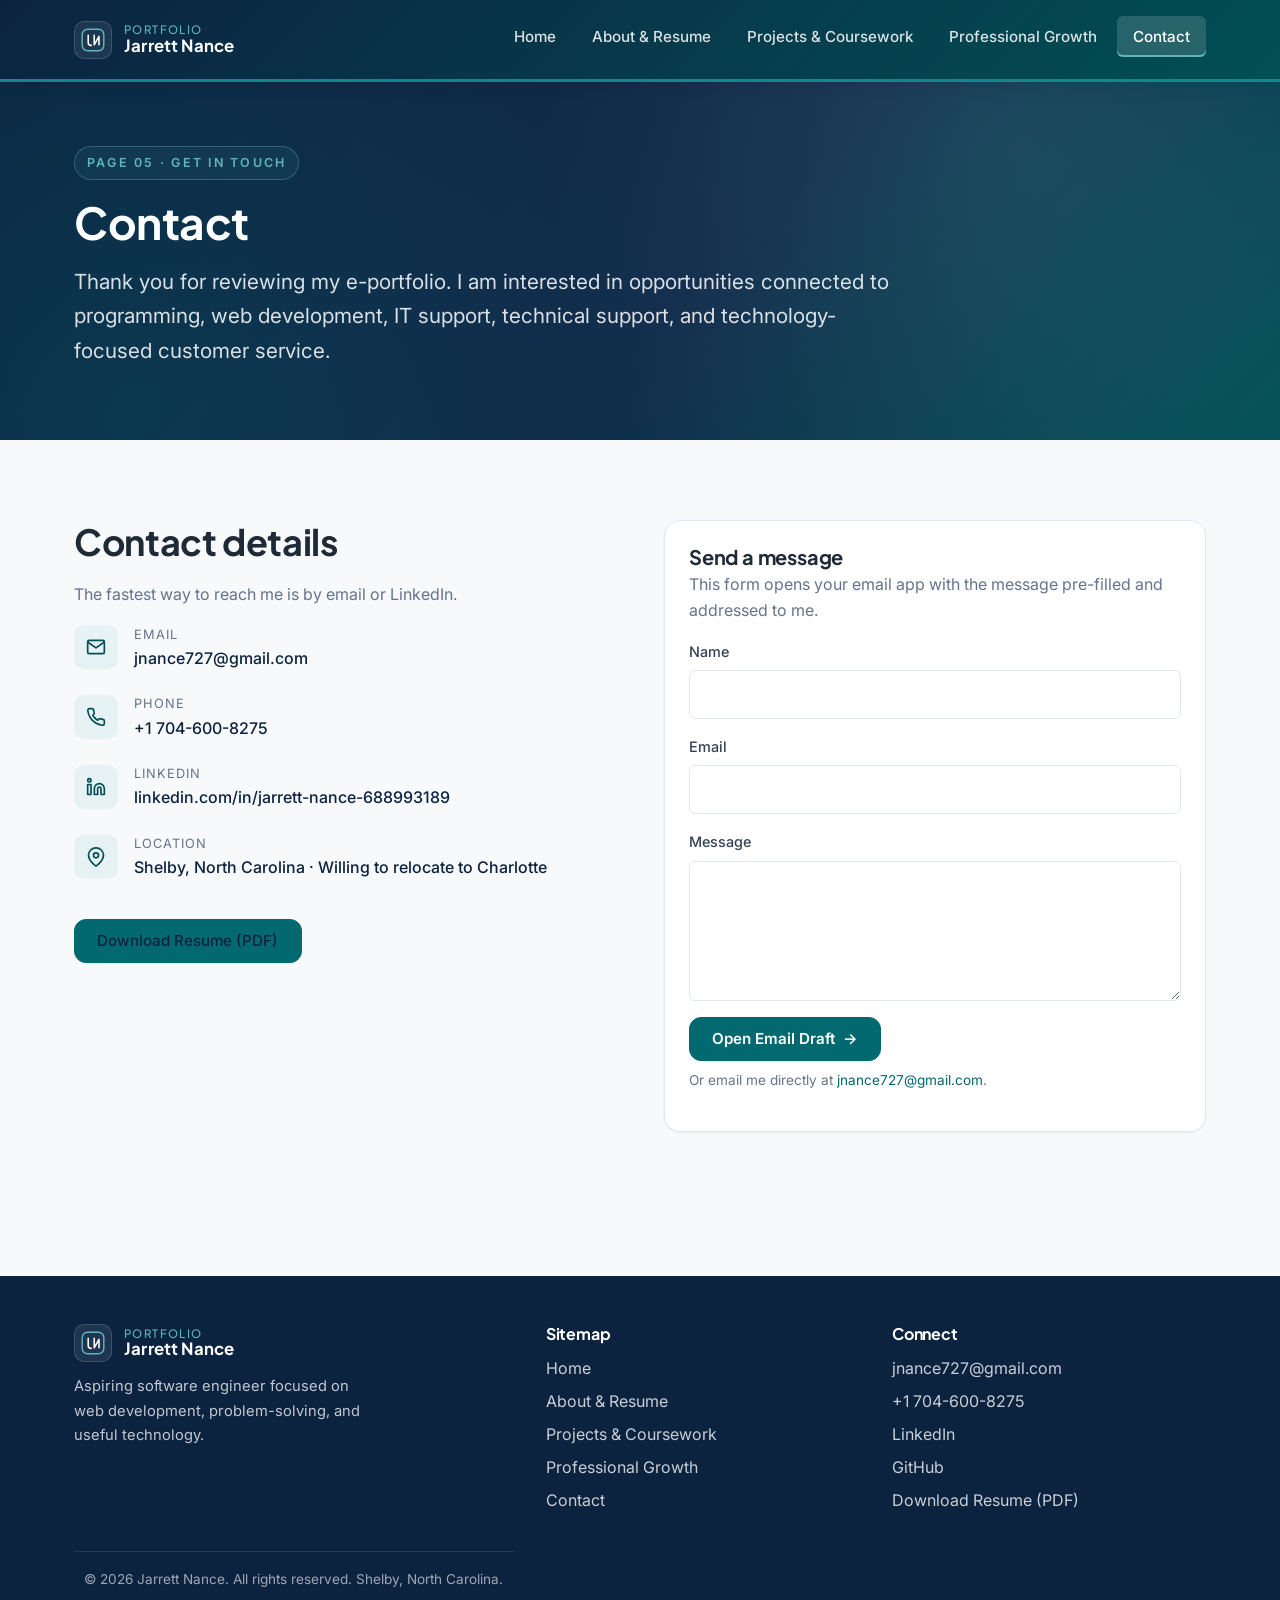
<file: contact.html>
<!doctype html>
<html lang="en">
<head>
    <meta charset="utf-8">
    <meta name="viewport" content="width=device-width, initial-scale=1">
    <title>Contact | Jarrett Nance</title>
    <meta name="description" content="Contact Jarrett Nance about entry-level software engineering and web development opportunities. Based in Shelby, NC; willing to relocate to Charlotte.">
    <meta name="author" content="Jarrett Nance">
    <meta name="theme-color" content="#0c2340">
    <meta property="og:type" content="website">
    <meta property="og:title" content="Contact | Jarrett Nance">
    <meta property="og:description" content="Contact Jarrett Nance about entry-level software engineering and web development opportunities. Based in Shelby, NC; willing to relocate to Charlotte.">
    <meta property="og:image" content="assets/images/portfolio_website.jpg">
    <link rel="icon" href="assets/favicon.svg" type="image/svg+xml">
    <link rel="preconnect" href="https://fonts.googleapis.com">
    <link rel="preconnect" href="https://fonts.gstatic.com" crossorigin>
    <link href="https://fonts.googleapis.com/css2?family=Inter:wght@400;500;600;700&family=Plus+Jakarta+Sans:wght@500;600;700;800&family=JetBrains+Mono:wght@400;500&display=swap" rel="stylesheet">
    <link rel="stylesheet" href="assets/css/styles.css">
</head>
<body>
    <a class="skip-link" href="#main">Skip to main content</a>
    <header class="site-header" role="banner">
        <div class="container">
            <a class="brand" href="index.html" aria-label="Jarrett Nance — Home">
                <span class="brand-mark" aria-hidden="true"><svg class="logo-mark" width="24" height="24" viewBox="0 0 40 40" fill="none" aria-hidden="true" xmlns="http://www.w3.org/2000/svg">
    <rect x="2" y="2" width="36" height="36" rx="9" fill="none" stroke="#5fb6b8" stroke-width="2.4"/>
    <path d="M12 12 L12 24 Q12 29 17 29" fill="none" stroke="#ffffff" stroke-width="2.6" stroke-linecap="round"/>
    <path d="M22 12 L22 28 L30 14 L30 28" fill="none" stroke="#ffffff" stroke-width="2.6" stroke-linecap="round" stroke-linejoin="round"/>
</svg></span>
                <span class="brand-name">
                    <span class="small">Portfolio</span>
                    <span>Jarrett Nance</span>
                </span>
            </a>
            <button class="nav-toggle" aria-controls="primary-nav" aria-expanded="false" aria-label="Toggle navigation">
                <span aria-hidden="true">☰</span> Menu
            </button>
            <nav class="site-nav" id="primary-nav" aria-label="Primary">
                <ul>
              <li><a href="index.html">Home</a></li>
              <li><a href="about.html">About & Resume</a></li>
              <li><a href="artifacts.html">Projects &amp; Coursework</a></li>
              <li><a href="growth.html">Professional Growth</a></li>
              <li><a href="contact.html" class="is-active" aria-current="page">Contact</a></li>
                </ul>
            </nav>
        </div>
    </header>
    <main id="main">

        <section class="hero hero--compact">
            <div class="container">
                <div class="hero-inner">
                    <span class="hero-eyebrow">Page 05 · Get in Touch</span>
                    <h1>Contact</h1>
                    <p class="hero-subtitle">Thank you for reviewing my e-portfolio. I am interested in opportunities connected to programming, web development, IT support, technical support, and technology-focused customer service.</p>
                </div>
            </div>
        </section>

        <section class="section">
            <div class="container">
                <div class="contact-grid">
                    <div class="contact-info">
                        <h2>Contact details</h2>
                        <p class="muted">The fastest way to reach me is by email or LinkedIn.</p>
                        <ul>
                            <li>
                                <span class="contact-icon" aria-hidden="true">
                                    <svg width="20" height="20" viewBox="0 0 24 24" fill="none" stroke="currentColor" stroke-width="2" stroke-linecap="round" stroke-linejoin="round"><path d="M4 4h16c1.1 0 2 .9 2 2v12c0 1.1-.9 2-2 2H4c-1.1 0-2-.9-2-2V6c0-1.1.9-2 2-2z"/><polyline points="22,6 12,13 2,6"/></svg>
                                </span>
                                <div>
                                    <span class="label">Email</span>
                                    <a href="mailto:jnance727@gmail.com">jnance727@gmail.com</a>
                                </div>
                            </li>
                            <li>
                                <span class="contact-icon" aria-hidden="true">
                                    <svg width="20" height="20" viewBox="0 0 24 24" fill="none" stroke="currentColor" stroke-width="2" stroke-linecap="round" stroke-linejoin="round"><path d="M22 16.92v3a2 2 0 0 1-2.18 2 19.79 19.79 0 0 1-8.63-3.07 19.5 19.5 0 0 1-6-6 19.79 19.79 0 0 1-3.07-8.67A2 2 0 0 1 4.11 2h3a2 2 0 0 1 2 1.72 12.84 12.84 0 0 0 .7 2.81 2 2 0 0 1-.45 2.11L8.09 9.91a16 16 0 0 0 6 6l1.27-1.27a2 2 0 0 1 2.11-.45 12.84 12.84 0 0 0 2.81.7A2 2 0 0 1 22 16.92z"/></svg>
                                </span>
                                <div>
                                    <span class="label">Phone</span>
                                    <a href="tel:+17046008275">+1 704-600-8275</a>
                                </div>
                            </li>
                            <li>
                                <span class="contact-icon" aria-hidden="true">
                                    <svg width="20" height="20" viewBox="0 0 24 24" fill="none" stroke="currentColor" stroke-width="2" stroke-linecap="round" stroke-linejoin="round"><path d="M16 8a6 6 0 0 1 6 6v7h-4v-7a2 2 0 0 0-4 0v7h-4v-7a6 6 0 0 1 6-6z"/><rect x="2" y="9" width="4" height="12"/><circle cx="4" cy="4" r="2"/></svg>
                                </span>
                                <div>
                                    <span class="label">LinkedIn</span>
                                    <a href="https://www.linkedin.com/in/jarrett-nance-688993189/" target="_blank" rel="noopener">linkedin.com/in/jarrett-nance-688993189</a>
                                </div>
                            </li>
                            <li>
                                <span class="contact-icon" aria-hidden="true">
                                    <svg width="20" height="20" viewBox="0 0 24 24" fill="none" stroke="currentColor" stroke-width="2" stroke-linecap="round" stroke-linejoin="round"><path d="M21 10c0 7-9 13-9 13s-9-6-9-13a9 9 0 0 1 18 0z"/><circle cx="12" cy="10" r="3"/></svg>
                                </span>
                                <div>
                                    <span class="label">Location</span>
                                    <span style="color: var(--navy-900); font-weight: 500;">Shelby, North Carolina · Willing to relocate to Charlotte</span>
                                </div>
                            </li>
                        </ul>

                        <div style="margin-top: 2rem;">
                            <a class="btn btn-primary" href="assets/Jarrett_Nance_Launchpad_Resume.pdf" download>Download Resume (PDF)</a>
                        </div>
                    </div>

                    <form class="contact-form" id="contact-form">
                        <h3>Send a message</h3>
                        <p class="muted" style="margin-top: -0.5rem;">This form opens your email app with the message pre-filled and addressed to me.</p>

                        <div class="form-row">
                            <label for="name">Name</label>
                            <input id="name" name="name" type="text" autocomplete="name" required>
                        </div>
                        <div class="form-row">
                            <label for="email">Email</label>
                            <input id="email" name="email" type="email" autocomplete="email" required>
                        </div>
                        <div class="form-row">
                            <label for="message">Message</label>
                            <textarea id="message" name="message" required></textarea>
                        </div>

                        <button class="btn btn-primary" type="submit">
                            Open Email Draft
                            <span class="arrow" aria-hidden="true">→</span>
                        </button>
                        <p class="form-help">Or email me directly at <a href="mailto:jnance727@gmail.com">jnance727@gmail.com</a>.</p>
                    </form>
                </div>
            </div>
        </section>

    </main>
    <footer class="site-footer" role="contentinfo">
        <div class="container">
            <div>
                <a class="brand" href="index.html" aria-label="Jarrett Nance — Home">
                    <span class="brand-mark" aria-hidden="true"><svg class="logo-mark" width="24" height="24" viewBox="0 0 40 40" fill="none" aria-hidden="true" xmlns="http://www.w3.org/2000/svg">
    <rect x="2" y="2" width="36" height="36" rx="9" fill="none" stroke="#5fb6b8" stroke-width="2.4"/>
    <path d="M12 12 L12 24 Q12 29 17 29" fill="none" stroke="#ffffff" stroke-width="2.6" stroke-linecap="round"/>
    <path d="M22 12 L22 28 L30 14 L30 28" fill="none" stroke="#ffffff" stroke-width="2.6" stroke-linecap="round" stroke-linejoin="round"/>
</svg></span>
                    <span class="brand-name">
                        <span class="small">Portfolio</span>
                        <span>Jarrett Nance</span>
                    </span>
                </a>
                <p class="footer-tag">Aspiring software engineer focused on web development, problem-solving, and useful technology.</p>
            </div>
            <div>
                <h4>Sitemap</h4>
                <ul>
                    <li><a href="index.html">Home</a></li>
                    <li><a href="about.html">About &amp; Resume</a></li>
                    <li><a href="artifacts.html">Projects &amp; Coursework</a></li>
                    <li><a href="growth.html">Professional Growth</a></li>
                    <li><a href="contact.html">Contact</a></li>
                </ul>
            </div>
            <div>
                <h4>Connect</h4>
                <ul>
                    <li><a href="mailto:jnance727@gmail.com">jnance727@gmail.com</a></li>
                    <li><a href="tel:+17046008275">+1 704-600-8275</a></li>
                    <li><a href="https://www.linkedin.com/in/jarrett-nance-688993189/" target="_blank" rel="noopener">LinkedIn</a></li>
                    <li><a href="https://github.com/Jarrett878" target="_blank" rel="noopener">GitHub</a></li>
                    <li><a href="assets/Jarrett_Nance_Launchpad_Resume.pdf" download>Download Resume (PDF)</a></li>
                </ul>
            </div>
        </div>
        <div class="container">
            <div class="footer-bottom">© <span class="year">2026</span> Jarrett Nance. All rights reserved. Shelby, North Carolina.</div>
        </div>
    </footer>
    <script src="assets/js/main.js" defer></script>
</body>
</html>
</file>
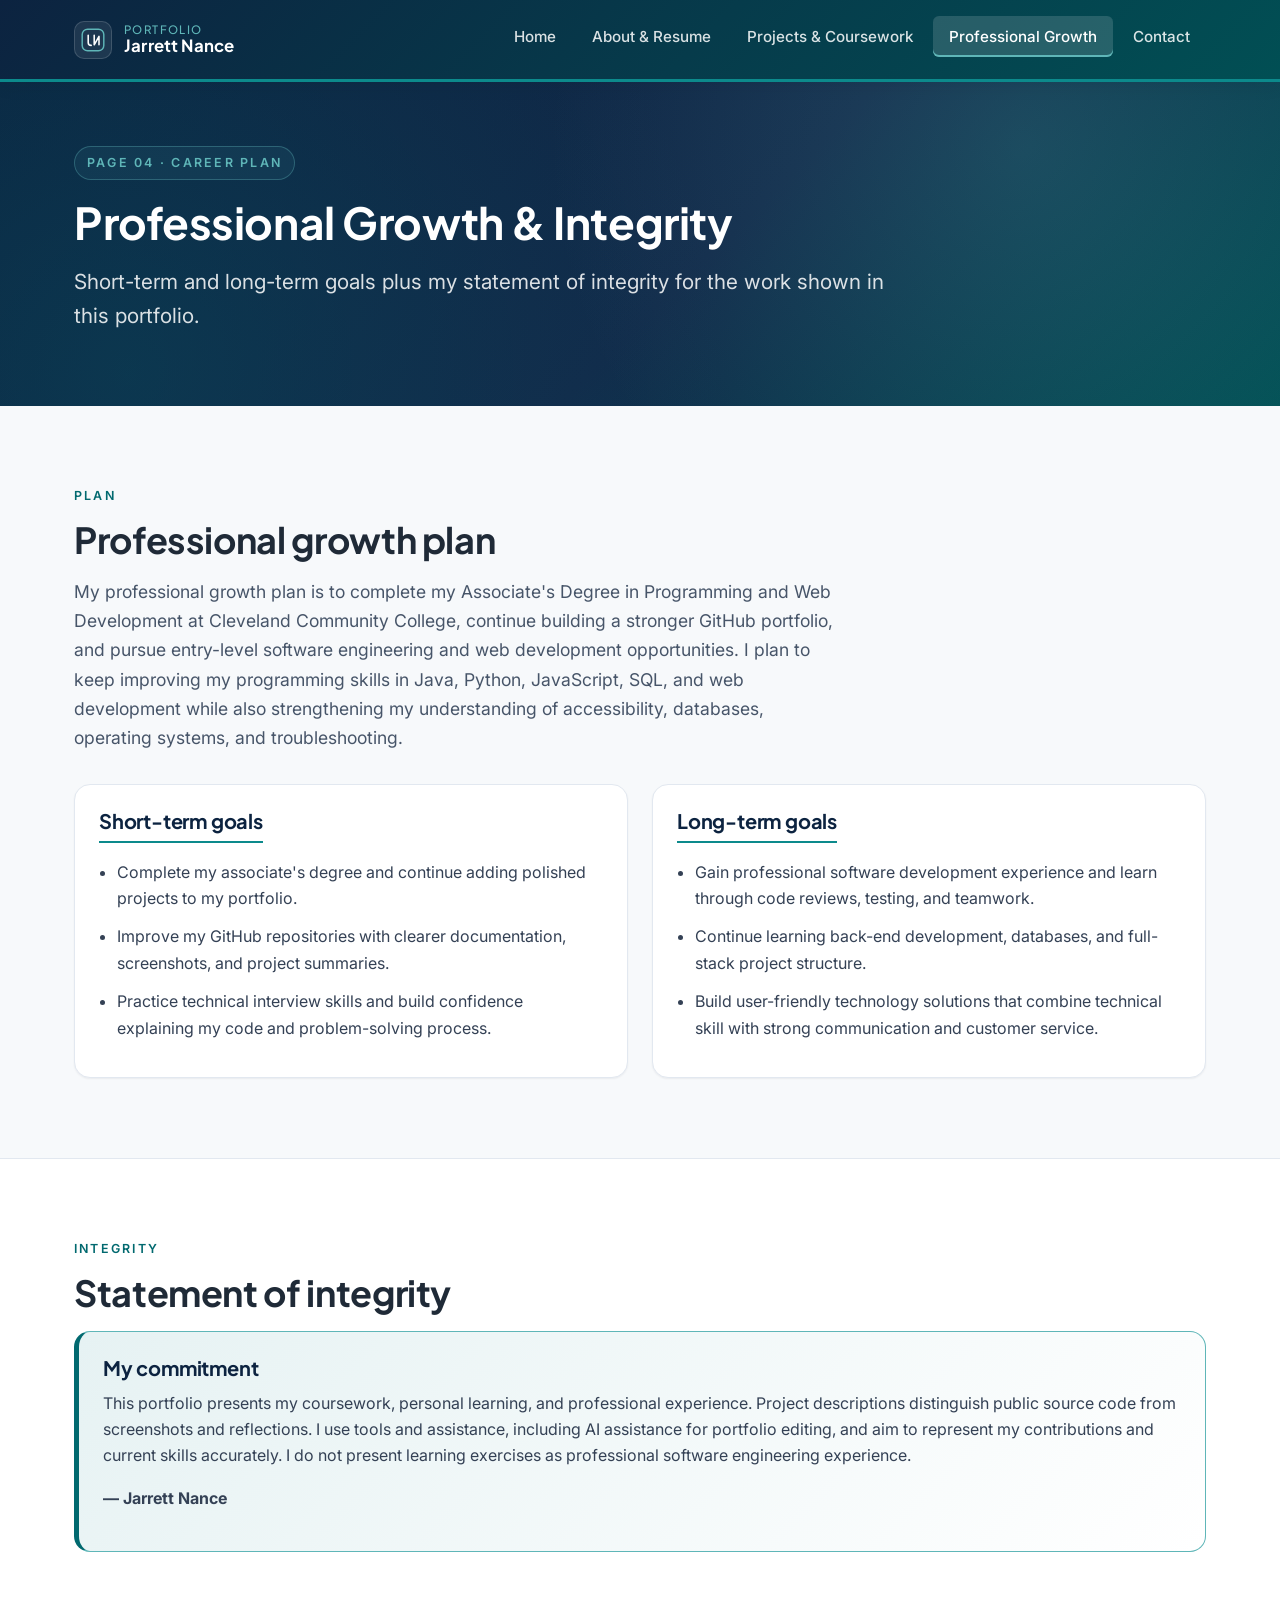
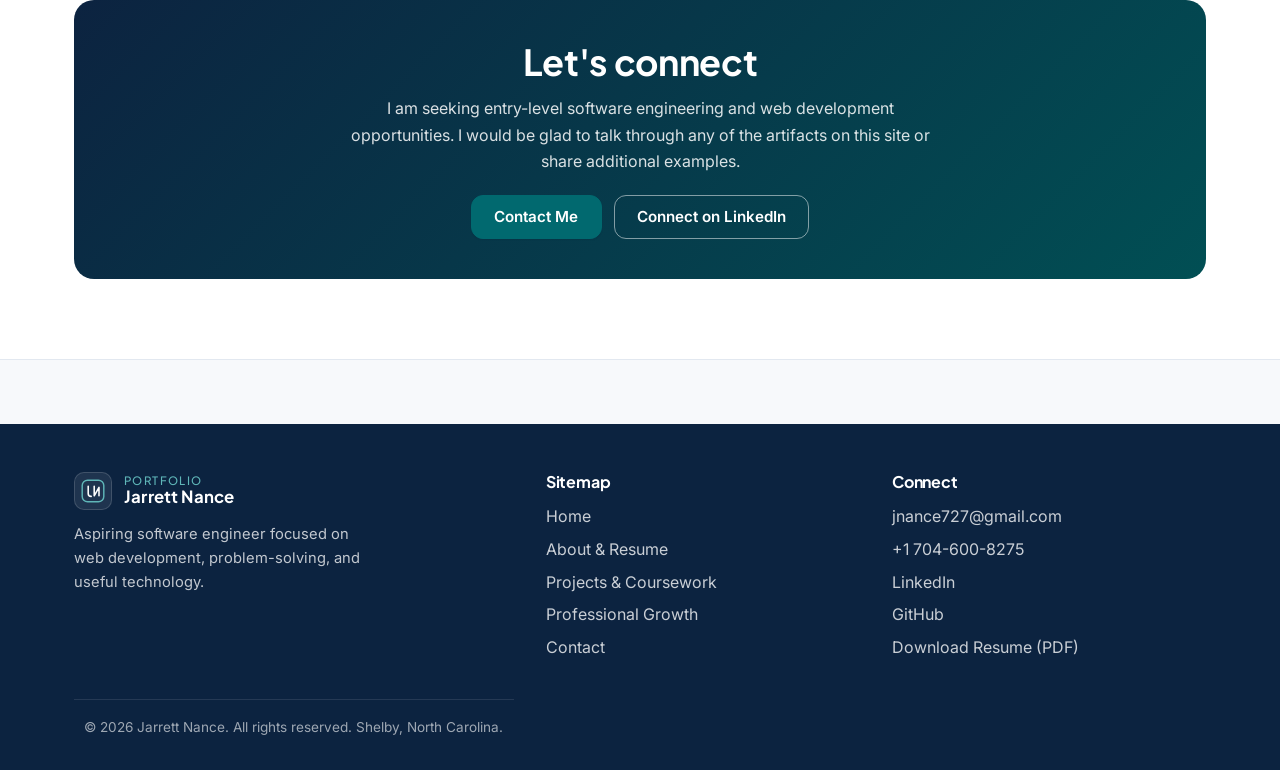
<file: growth.html>
<!doctype html>
<html lang="en">
<head>
    <meta charset="utf-8">
    <meta name="viewport" content="width=device-width, initial-scale=1">
    <title>Professional Growth | Jarrett Nance</title>
    <meta name="description" content="Jarrett Nance’s software development goals, learning priorities, and commitment to an accurate portfolio.">
    <meta name="author" content="Jarrett Nance">
    <meta name="theme-color" content="#0c2340">
    <meta property="og:type" content="website">
    <meta property="og:title" content="Professional Growth | Jarrett Nance">
    <meta property="og:description" content="Jarrett Nance’s software development goals, learning priorities, and commitment to an accurate portfolio.">
    <meta property="og:image" content="assets/images/portfolio_website.jpg">
    <link rel="icon" href="assets/favicon.svg" type="image/svg+xml">
    <link rel="preconnect" href="https://fonts.googleapis.com">
    <link rel="preconnect" href="https://fonts.gstatic.com" crossorigin>
    <link href="https://fonts.googleapis.com/css2?family=Inter:wght@400;500;600;700&family=Plus+Jakarta+Sans:wght@500;600;700;800&family=JetBrains+Mono:wght@400;500&display=swap" rel="stylesheet">
    <link rel="stylesheet" href="assets/css/styles.css">
</head>
<body>
    <a class="skip-link" href="#main">Skip to main content</a>
    <header class="site-header" role="banner">
        <div class="container">
            <a class="brand" href="index.html" aria-label="Jarrett Nance — Home">
                <span class="brand-mark" aria-hidden="true"><svg class="logo-mark" width="24" height="24" viewBox="0 0 40 40" fill="none" aria-hidden="true" xmlns="http://www.w3.org/2000/svg">
    <rect x="2" y="2" width="36" height="36" rx="9" fill="none" stroke="#5fb6b8" stroke-width="2.4"/>
    <path d="M12 12 L12 24 Q12 29 17 29" fill="none" stroke="#ffffff" stroke-width="2.6" stroke-linecap="round"/>
    <path d="M22 12 L22 28 L30 14 L30 28" fill="none" stroke="#ffffff" stroke-width="2.6" stroke-linecap="round" stroke-linejoin="round"/>
</svg></span>
                <span class="brand-name">
                    <span class="small">Portfolio</span>
                    <span>Jarrett Nance</span>
                </span>
            </a>
            <button class="nav-toggle" aria-controls="primary-nav" aria-expanded="false" aria-label="Toggle navigation">
                <span aria-hidden="true">☰</span> Menu
            </button>
            <nav class="site-nav" id="primary-nav" aria-label="Primary">
                <ul>
              <li><a href="index.html">Home</a></li>
              <li><a href="about.html">About & Resume</a></li>
              <li><a href="artifacts.html">Projects &amp; Coursework</a></li>
              <li><a href="growth.html" class="is-active" aria-current="page">Professional Growth</a></li>
              <li><a href="contact.html">Contact</a></li>
                </ul>
            </nav>
        </div>
    </header>
    <main id="main">

        <section class="hero hero--compact">
            <div class="container">
                <div class="hero-inner">
                    <span class="hero-eyebrow">Page 04 · Career Plan</span>
                    <h1>Professional Growth &amp; Integrity</h1>
                    <p class="hero-subtitle">Short-term and long-term goals plus my statement of integrity for the work shown in this portfolio.</p>
                </div>
            </div>
        </section>

        <section class="section">
            <div class="container">
                <span class="section-eyebrow">Plan</span>
                <h2 class="section-title">Professional growth plan</h2>
                <p class="section-lead">My professional growth plan is to complete my Associate's Degree in Programming and Web Development at Cleveland Community College, continue building a stronger GitHub portfolio, and pursue entry-level software engineering and web development opportunities. I plan to keep improving my programming skills in Java, Python, JavaScript, SQL, and web development while also strengthening my understanding of accessibility, databases, operating systems, and troubleshooting.</p>

                <div class="goal-grid">
                    <div class="goal-card">
                        <h3>Short-term goals</h3>
                        <ul>
                            <li>Complete my associate's degree and continue adding polished projects to my portfolio.</li>
                            <li>Improve my GitHub repositories with clearer documentation, screenshots, and project summaries.</li>
                            <li>Practice technical interview skills and build confidence explaining my code and problem-solving process.</li>
                        </ul>
                    </div>
                    <div class="goal-card">
                        <h3>Long-term goals</h3>
                        <ul>
                            <li>Gain professional software development experience and learn through code reviews, testing, and teamwork.</li>
                            <li>Continue learning back-end development, databases, and full-stack project structure.</li>
                            <li>Build user-friendly technology solutions that combine technical skill with strong communication and customer service.</li>
                        </ul>
                    </div>
                </div>
            </div>
        </section>

        <section class="section section-alt">
            <div class="container">
                <span class="section-eyebrow">Integrity</span>
                <h2 class="section-title">Statement of integrity</h2>
                <div class="callout">
                    <h3>My commitment</h3>
                    <p>This portfolio presents my coursework, personal learning, and professional experience. Project descriptions distinguish public source code from screenshots and reflections. I use tools and assistance, including AI assistance for portfolio editing, and aim to represent my contributions and current skills accurately. I do not present learning exercises as professional software engineering experience.</p>
                    <p style="margin-top: 1rem;"><strong>— Jarrett Nance</strong></p>
                </div>

                <div class="cta-bar">
                    <h2>Let's connect</h2>
                    <p>I am seeking entry-level software engineering and web development opportunities. I would be glad to talk through any of the artifacts on this site or share additional examples.</p>
                    <div class="hero-actions">
                        <a class="btn btn-primary" href="contact.html">Contact Me</a>
                        <a class="btn btn-outline" href="https://www.linkedin.com/in/jarrett-nance-688993189/" target="_blank" rel="noopener">Connect on LinkedIn</a>
                    </div>
                </div>
            </div>
        </section>

    </main>
    <footer class="site-footer" role="contentinfo">
        <div class="container">
            <div>
                <a class="brand" href="index.html" aria-label="Jarrett Nance — Home">
                    <span class="brand-mark" aria-hidden="true"><svg class="logo-mark" width="24" height="24" viewBox="0 0 40 40" fill="none" aria-hidden="true" xmlns="http://www.w3.org/2000/svg">
    <rect x="2" y="2" width="36" height="36" rx="9" fill="none" stroke="#5fb6b8" stroke-width="2.4"/>
    <path d="M12 12 L12 24 Q12 29 17 29" fill="none" stroke="#ffffff" stroke-width="2.6" stroke-linecap="round"/>
    <path d="M22 12 L22 28 L30 14 L30 28" fill="none" stroke="#ffffff" stroke-width="2.6" stroke-linecap="round" stroke-linejoin="round"/>
</svg></span>
                    <span class="brand-name">
                        <span class="small">Portfolio</span>
                        <span>Jarrett Nance</span>
                    </span>
                </a>
                <p class="footer-tag">Aspiring software engineer focused on web development, problem-solving, and useful technology.</p>
            </div>
            <div>
                <h4>Sitemap</h4>
                <ul>
                    <li><a href="index.html">Home</a></li>
                    <li><a href="about.html">About &amp; Resume</a></li>
                    <li><a href="artifacts.html">Projects &amp; Coursework</a></li>
                    <li><a href="growth.html">Professional Growth</a></li>
                    <li><a href="contact.html">Contact</a></li>
                </ul>
            </div>
            <div>
                <h4>Connect</h4>
                <ul>
                    <li><a href="mailto:jnance727@gmail.com">jnance727@gmail.com</a></li>
                    <li><a href="tel:+17046008275">+1 704-600-8275</a></li>
                    <li><a href="https://www.linkedin.com/in/jarrett-nance-688993189/" target="_blank" rel="noopener">LinkedIn</a></li>
                    <li><a href="https://github.com/Jarrett878" target="_blank" rel="noopener">GitHub</a></li>
                    <li><a href="assets/Jarrett_Nance_Launchpad_Resume.pdf" download>Download Resume (PDF)</a></li>
                </ul>
            </div>
        </div>
        <div class="container">
            <div class="footer-bottom">© <span class="year">2026</span> Jarrett Nance. All rights reserved. Shelby, North Carolina.</div>
        </div>
    </footer>
    <script src="assets/js/main.js" defer></script>
</body>
</html>
</file>
<file: assets/css/styles.css>
/* ============================================================
   Jarrett Nance — Professional E-Portfolio
   Design system: deep teal/navy header, slate text, teal accents
   ============================================================ */

:root {
    /* Color tokens */
    --navy-900: #0c2340;
    --navy-800: #122a4a;
    --navy-700: #1a3458;
    --teal-700: #014f54;
    --teal-600: #01696f;
    --teal-500: #0c8a8c;
    --teal-300: #5fb6b8;
    --teal-50: #e6f2f3;
    --slate-900: #1f2a37;
    --slate-700: #344155;
    --slate-600: #475569;
    --slate-500: #64748b;
    --slate-400: #94a3b8;
    --slate-300: #cbd5e1;
    --slate-200: #e2e8f0;
    --slate-100: #f1f5f9;
    --slate-50:  #f7f9fb;
    --white:    #ffffff;
    --shadow-sm: 0 1px 2px rgba(15, 23, 42, 0.06);
    --shadow-md: 0 4px 16px rgba(15, 23, 42, 0.08);
    --shadow-lg: 0 12px 32px rgba(15, 23, 42, 0.10);

    /* Type */
    --font-body: 'Inter', system-ui, -apple-system, 'Segoe UI', Roboto, Helvetica, Arial, sans-serif;
    --font-display: 'Plus Jakarta Sans', 'Inter', system-ui, sans-serif;
    --font-mono: 'JetBrains Mono', 'SFMono-Regular', Consolas, 'Liberation Mono', Menlo, monospace;

    /* Spacing */
    --space-1: 0.25rem;
    --space-2: 0.5rem;
    --space-3: 0.75rem;
    --space-4: 1rem;
    --space-5: 1.25rem;
    --space-6: 1.5rem;
    --space-8: 2rem;
    --space-10: 2.5rem;
    --space-12: 3rem;
    --space-16: 4rem;
    --space-20: 5rem;
    --space-24: 6rem;

    /* Layout */
    --container: 1180px;
    --radius-sm: 6px;
    --radius-md: 12px;
    --radius-lg: 16px;
    --radius-xl: 20px;
}

/* ----- Reset & base ----- */
*, *::before, *::after { box-sizing: border-box; }
html { scroll-behavior: smooth; -webkit-text-size-adjust: 100%; }
body {
    margin: 0;
    font-family: var(--font-body);
    font-size: 16px;
    line-height: 1.65;
    color: var(--slate-700);
    background: var(--slate-50);
    -webkit-font-smoothing: antialiased;
    text-rendering: optimizeLegibility;
}
img { max-width: 100%; height: auto; display: block; }
a { color: var(--teal-600); text-decoration: none; }
a:hover { color: var(--teal-700); text-decoration: underline; }
a:focus-visible, button:focus-visible, input:focus-visible, textarea:focus-visible {
    outline: 3px solid var(--teal-500);
    outline-offset: 2px;
    border-radius: 4px;
}

h1, h2, h3, h4 {
    font-family: var(--font-display);
    color: var(--slate-900);
    line-height: 1.2;
    margin: 0 0 0.5em;
    font-weight: 700;
    letter-spacing: -0.01em;
}
h1 { font-size: clamp(2rem, 4vw + 0.5rem, 3.25rem); }
h2 { font-size: clamp(1.625rem, 2vw + 0.75rem, 2.25rem); }
h3 { font-size: 1.25rem; }
h4 { font-size: 1.05rem; }
p { margin: 0 0 1rem; }
ul { padding-left: 1.25rem; margin: 0 0 1rem; }
li { margin-bottom: 0.4rem; }

.container {
    width: 100%;
    max-width: var(--container);
    margin: 0 auto;
    padding: 0 var(--space-6);
}

/* ----- Skip link ----- */
.skip-link {
    position: absolute;
    left: -9999px;
    top: auto;
    width: 1px; height: 1px; overflow: hidden;
}
.skip-link:focus {
    left: var(--space-4);
    top: var(--space-4);
    width: auto; height: auto;
    background: var(--navy-900);
    color: var(--white);
    padding: var(--space-2) var(--space-4);
    border-radius: var(--radius-sm);
    z-index: 100;
}

/* ============================================================
   Header / Navigation
   ============================================================ */
.site-header {
    background: linear-gradient(135deg, var(--navy-900) 0%, var(--teal-700) 100%);
    color: var(--white);
    border-bottom: 3px solid var(--teal-500);
    position: sticky;
    top: 0;
    z-index: 50;
    box-shadow: var(--shadow-md);
}
.site-header .container {
    display: flex;
    align-items: center;
    justify-content: space-between;
    padding-top: var(--space-4);
    padding-bottom: var(--space-4);
    gap: var(--space-4);
}
.brand {
    display: flex;
    align-items: center;
    gap: var(--space-3);
    color: var(--white);
    text-decoration: none;
    font-family: var(--font-display);
    font-weight: 700;
    font-size: 1.05rem;
    letter-spacing: 0.01em;
}
.brand:hover { text-decoration: none; color: var(--teal-50); }
.brand-mark {
    width: 38px; height: 38px;
    background: rgba(255,255,255,0.08);
    border: 1px solid rgba(255,255,255,0.15);
    border-radius: 10px;
    display: grid;
    place-items: center;
    flex: 0 0 auto;
}
.brand-name { display: flex; flex-direction: column; line-height: 1.1; }
.brand-name .small {
    font-size: 0.72rem;
    font-weight: 500;
    text-transform: uppercase;
    letter-spacing: 0.12em;
    color: var(--teal-300);
}

.nav-toggle {
    display: none;
    background: transparent;
    color: var(--white);
    border: 1px solid rgba(255,255,255,0.2);
    border-radius: var(--radius-sm);
    padding: var(--space-2) var(--space-3);
    cursor: pointer;
    font: inherit;
    font-size: 0.95rem;
}

.site-nav ul {
    list-style: none;
    margin: 0;
    padding: 0;
    display: flex;
    gap: var(--space-1);
}
.site-nav a {
    display: inline-block;
    padding: var(--space-2) var(--space-4);
    color: rgba(255,255,255,0.85);
    font-size: 0.95rem;
    font-weight: 500;
    border-radius: var(--radius-sm);
    transition: background 0.15s ease, color 0.15s ease;
}
.site-nav a:hover {
    background: rgba(255,255,255,0.08);
    color: var(--white);
    text-decoration: none;
}
.site-nav a.is-active {
    background: rgba(255,255,255,0.14);
    color: var(--white);
    box-shadow: inset 0 -2px 0 var(--teal-300);
}

@media (max-width: 820px) {
    .nav-toggle { display: inline-flex; align-items: center; gap: 0.4rem; }
    .site-nav {
        display: none;
        position: absolute;
        top: 100%; left: 0; right: 0;
        background: var(--navy-900);
        padding: var(--space-3) var(--space-6);
        border-bottom: 3px solid var(--teal-500);
    }
    .site-nav.is-open { display: block; }
    .site-nav ul { flex-direction: column; gap: 0; }
    .site-nav a {
        display: block;
        padding: var(--space-3) var(--space-3);
        border-radius: 0;
        border-bottom: 1px solid rgba(255,255,255,0.08);
    }
    .site-nav a.is-active { box-shadow: none; background: rgba(255,255,255,0.10); }
}

/* ============================================================
   Buttons
   ============================================================ */
.btn {
    display: inline-flex;
    align-items: center;
    justify-content: center;
    gap: 0.5rem;
    padding: 0.75rem 1.4rem;
    font-family: var(--font-body);
    font-weight: 600;
    font-size: 0.95rem;
    border-radius: var(--radius-md);
    border: 1.5px solid transparent;
    cursor: pointer;
    transition: transform 0.15s ease, box-shadow 0.15s ease, background 0.15s ease, color 0.15s ease;
    text-decoration: none;
    line-height: 1.2;
    white-space: nowrap;
}
.btn:hover { transform: translateY(-1px); text-decoration: none; }
.btn-primary {
    background: var(--teal-600);
    color: var(--white);
    border-color: var(--teal-600);
    box-shadow: var(--shadow-sm);
}
.btn-primary:hover { background: var(--teal-700); border-color: var(--teal-700); color: var(--white); box-shadow: var(--shadow-md); }
.btn-secondary {
    background: var(--white);
    color: var(--navy-900);
    border-color: var(--slate-200);
}
.btn-secondary:hover { background: var(--slate-100); color: var(--navy-900); border-color: var(--slate-300); }
.btn-outline {
    background: transparent;
    color: var(--white);
    border-color: rgba(255,255,255,0.5);
}
.btn-outline:hover { background: rgba(255,255,255,0.10); color: var(--white); border-color: var(--white); }
.btn .arrow { transition: transform 0.15s ease; }
.btn:hover .arrow { transform: translateX(3px); }

/* ============================================================
   Hero
   ============================================================ */
.hero {
    background: linear-gradient(135deg, var(--navy-900) 0%, var(--navy-800) 55%, var(--teal-700) 100%);
    color: var(--white);
    padding: clamp(3.5rem, 8vw, 6rem) 0 clamp(3rem, 7vw, 5rem);
    position: relative;
    overflow: hidden;
}
.hero::before {
    /* subtle decorative grid */
    content: "";
    position: absolute;
    inset: 0;
    background-image:
        radial-gradient(circle at 80% 20%, rgba(95, 182, 184, 0.18), transparent 45%),
        radial-gradient(circle at 10% 90%, rgba(1, 105, 111, 0.25), transparent 50%);
    pointer-events: none;
}
.hero-inner { position: relative; z-index: 1; max-width: 820px; }
.hero-eyebrow {
    display: inline-block;
    font-size: 0.78rem;
    font-weight: 600;
    color: var(--teal-300);
    text-transform: uppercase;
    letter-spacing: 0.18em;
    margin-bottom: var(--space-4);
    padding: 0.35rem 0.75rem;
    border: 1px solid rgba(95, 182, 184, 0.35);
    border-radius: 999px;
    background: rgba(95, 182, 184, 0.08);
}
.hero h1 { color: var(--white); font-size: clamp(2.25rem, 5vw, 3.75rem); margin-bottom: var(--space-4); }
.hero-subtitle {
    font-size: clamp(1.05rem, 1.5vw + 0.25rem, 1.3rem);
    color: rgba(255,255,255,0.85);
    margin-bottom: var(--space-6);
    font-weight: 400;
}
.hero-actions {
    display: flex;
    flex-wrap: wrap;
    gap: var(--space-3);
    margin-top: var(--space-2);
}

/* Compact hero for non-home pages */
.hero--compact { padding: clamp(2.5rem, 6vw, 4rem) 0 clamp(2rem, 5vw, 3rem); }
.hero--compact h1 { font-size: clamp(1.85rem, 3.5vw + 0.5rem, 2.75rem); }

/* Hero with portrait — two-column on home */
.hero-layout {
    display: grid;
    grid-template-columns: 1fr;
    gap: var(--space-10);
    align-items: center;
    position: relative;
    z-index: 1;
}
@media (min-width: 880px) {
    .hero-layout { grid-template-columns: 1.4fr 1fr; gap: var(--space-12); }
}
.hero-portrait {
    justify-self: center;
    width: clamp(220px, 30vw, 320px);
    aspect-ratio: 1 / 1;
    border-radius: 50%;
    overflow: hidden;
    background: rgba(255,255,255,0.06);
    border: 4px solid rgba(255,255,255,0.18);
    box-shadow: 0 18px 50px rgba(0, 0, 0, 0.35), 0 0 0 8px rgba(95, 182, 184, 0.10);
    position: relative;
}
.hero-portrait img { width: 100%; height: 100%; object-fit: cover; display: block; }
.hero-portrait::after {
    content: "";
    position: absolute; inset: 0;
    border-radius: 50%;
    box-shadow: inset 0 0 0 2px rgba(255,255,255,0.18);
    pointer-events: none;
}

/* Profile picture in About — framed rectangle */
.profile-frame {
    background: var(--white);
    border: 1px solid var(--slate-200);
    border-radius: var(--radius-lg);
    padding: 0.75rem;
    box-shadow: var(--shadow-md);
    max-width: 320px;
    margin: 0 auto var(--space-6);
}
.profile-frame img {
    width: 100%;
    aspect-ratio: 1 / 1;
    object-fit: cover;
    border-radius: var(--radius-md);
    display: block;
}
.profile-frame .caption {
    text-align: center;
    font-size: 0.85rem;
    color: var(--slate-500);
    margin-top: var(--space-3);
    margin-bottom: 0.25rem;
    letter-spacing: 0.04em;
}

/* ============================================================
   Page sections
   ============================================================ */
.section {
    padding: clamp(3rem, 7vw, 5rem) 0;
}
.section-alt { background: var(--white); border-top: 1px solid var(--slate-200); border-bottom: 1px solid var(--slate-200); }
.section-tight { padding: clamp(2rem, 5vw, 3.5rem) 0; }

.section-eyebrow {
    display: block;
    font-size: 0.78rem;
    font-weight: 600;
    color: var(--teal-600);
    text-transform: uppercase;
    letter-spacing: 0.18em;
    margin-bottom: var(--space-3);
}
.section-title { margin-bottom: var(--space-4); }
.section-lead {
    font-size: 1.1rem;
    color: var(--slate-600);
    max-width: 70ch;
    margin-bottom: var(--space-8);
}

/* Two column block */
.two-col {
    display: grid;
    grid-template-columns: 1fr;
    gap: var(--space-10);
    align-items: start;
}
@media (min-width: 860px) {
    .two-col { grid-template-columns: 1.3fr 1fr; gap: var(--space-12); }
    .two-col--equal { grid-template-columns: 1fr 1fr; }
}

/* ============================================================
   Cards
   ============================================================ */
.card {
    background: var(--white);
    border: 1px solid var(--slate-200);
    border-radius: var(--radius-lg);
    box-shadow: var(--shadow-sm);
    padding: var(--space-6) var(--space-6);
    transition: box-shadow 0.2s ease, transform 0.2s ease, border-color 0.2s ease;
}
.card:hover { box-shadow: var(--shadow-md); border-color: var(--slate-300); }
.card h3 { margin-top: 0; }

/* Focus card grid (home) */
.focus-grid {
    display: grid;
    grid-template-columns: 1fr;
    gap: var(--space-5);
}
@media (min-width: 700px) { .focus-grid { grid-template-columns: repeat(3, 1fr); } }
.focus-card {
    padding: var(--space-6);
    background: var(--white);
    border: 1px solid var(--slate-200);
    border-radius: var(--radius-lg);
}
.focus-card h3 { margin-bottom: 0.4rem; font-size: 1.05rem; }
.focus-card p { margin: 0; color: var(--slate-600); font-size: 0.95rem; }
.focus-icon {
    width: 44px; height: 44px;
    border-radius: 10px;
    background: var(--teal-50);
    color: var(--teal-700);
    display: grid; place-items: center;
    margin-bottom: var(--space-4);
}

/* Page links / next steps */
.page-links {
    display: grid;
    grid-template-columns: 1fr;
    gap: var(--space-4);
}
@media (min-width: 700px) { .page-links { grid-template-columns: repeat(2, 1fr); } }
.page-link {
    display: flex; align-items: flex-start; gap: var(--space-4);
    padding: var(--space-5) var(--space-5);
    background: var(--white);
    border: 1px solid var(--slate-200);
    border-radius: var(--radius-lg);
    color: var(--slate-700);
    transition: all 0.15s ease;
}
.page-link:hover {
    border-color: var(--teal-500);
    box-shadow: var(--shadow-md);
    text-decoration: none;
    color: var(--slate-700);
    transform: translateY(-2px);
}
.page-link .num {
    font-family: var(--font-mono);
    font-size: 0.85rem;
    color: var(--teal-600);
    font-weight: 600;
    flex: 0 0 auto;
}
.page-link h4 { margin: 0 0 0.25rem; color: var(--navy-900); }
.page-link p { margin: 0; font-size: 0.92rem; color: var(--slate-600); }

/* ============================================================
   Artifacts page — cards
   ============================================================ */
.artifact-grid {
    display: grid;
    grid-template-columns: 1fr;
    gap: var(--space-8);
}
@media (min-width: 900px) {
    .artifact-grid { grid-template-columns: repeat(2, 1fr); }
}
.artifact-card {
    background: var(--white);
    border: 1px solid var(--slate-200);
    border-radius: var(--radius-lg);
    overflow: hidden;
    display: flex;
    flex-direction: column;
    box-shadow: var(--shadow-sm);
    transition: box-shadow 0.2s ease, transform 0.2s ease;
}
.artifact-card:hover { box-shadow: var(--shadow-lg); transform: translateY(-3px); }
.artifact-thumb {
    aspect-ratio: 16 / 10;
    background: var(--slate-100);
    overflow: hidden;
    border-bottom: 1px solid var(--slate-200);
}
.artifact-thumb img { width: 100%; height: 100%; object-fit: cover; }
.artifact-body { padding: var(--space-6); display: flex; flex-direction: column; gap: var(--space-3); flex: 1; }
.artifact-tag {
    display: inline-block;
    font-size: 0.75rem;
    font-weight: 600;
    color: var(--teal-700);
    background: var(--teal-50);
    padding: 0.25rem 0.6rem;
    border-radius: 999px;
    text-transform: uppercase;
    letter-spacing: 0.08em;
    align-self: flex-start;
}
.artifact-body h3 { margin: 0; color: var(--navy-900); font-size: 1.4rem; }
.artifact-body .meta { color: var(--slate-500); font-size: 0.92rem; margin-top: -0.25rem; }
.artifact-body p { margin: 0; color: var(--slate-700); font-size: 0.97rem; }
.artifact-body p strong { color: var(--navy-900); }
.artifact-skills {
    display: flex; flex-wrap: wrap; gap: var(--space-2);
    margin-top: var(--space-2);
    padding-top: var(--space-4);
    border-top: 1px dashed var(--slate-200);
}
.artifact-skills .skill {
    display: inline-flex; align-items: center;
    font-size: 0.85rem;
    background: var(--slate-100);
    color: var(--slate-700);
    padding: 0.3rem 0.7rem;
    border-radius: 6px;
    border: 1px solid var(--slate-200);
}
.artifact-hashtags {
    color: var(--teal-700);
    font-size: 0.88rem;
    font-weight: 500;
    font-family: var(--font-mono);
}

/* ============================================================
   About / Resume
   ============================================================ */
.about-summary p { font-size: 1.05rem; }
.resume-card {
    background: var(--white);
    border: 1px solid var(--slate-200);
    border-radius: var(--radius-lg);
    padding: var(--space-6);
    box-shadow: var(--shadow-sm);
    position: sticky;
    top: 100px;
}
.resume-card h3 { margin-top: 0; }
.resume-card p { color: var(--slate-600); font-size: 0.95rem; }

.resume-block { margin-bottom: var(--space-8); }
.resume-block h3 {
    font-size: 1.1rem;
    color: var(--navy-900);
    margin-bottom: var(--space-3);
    padding-bottom: var(--space-2);
    border-bottom: 2px solid var(--teal-500);
    display: inline-block;
}
.resume-list { list-style: none; padding: 0; margin: 0; display: flex; flex-direction: column; gap: var(--space-3); }
.resume-list li {
    padding: var(--space-4);
    background: var(--slate-50);
    border: 1px solid var(--slate-200);
    border-left: 4px solid var(--teal-500);
    border-radius: var(--radius-md);
    margin: 0;
}
.resume-list li strong { color: var(--navy-900); display: block; margin-bottom: 0.15rem; }
.resume-list li .meta { color: var(--slate-500); font-size: 0.9rem; }

.skill-grid {
    display: grid;
    grid-template-columns: 1fr;
    gap: var(--space-4);
}
@media (min-width: 700px) {
    .skill-grid { grid-template-columns: repeat(2, 1fr); }
}
.skill-block {
    background: var(--slate-50);
    padding: var(--space-5);
    border-radius: var(--radius-md);
    border: 1px solid var(--slate-200);
}
.skill-block h4 { margin: 0 0 var(--space-3); color: var(--navy-900); font-size: 1rem; }
.skill-tags { display: flex; flex-wrap: wrap; gap: 0.4rem; }
.skill-tags span {
    font-size: 0.85rem;
    background: var(--white);
    color: var(--slate-700);
    border: 1px solid var(--slate-200);
    padding: 0.3rem 0.65rem;
    border-radius: 6px;
}

/* ============================================================
   Goal lists
   ============================================================ */
.goal-grid {
    display: grid;
    grid-template-columns: 1fr;
    gap: var(--space-6);
}
@media (min-width: 800px) { .goal-grid { grid-template-columns: 1fr 1fr; } }
.goal-card {
    background: var(--white);
    border: 1px solid var(--slate-200);
    border-radius: var(--radius-lg);
    padding: var(--space-6);
    box-shadow: var(--shadow-sm);
}
.goal-card h3 {
    color: var(--navy-900);
    margin-bottom: var(--space-4);
    padding-bottom: var(--space-2);
    border-bottom: 2px solid var(--teal-500);
    display: inline-block;
}
.goal-card ul { padding-left: 1.15rem; margin: 0; }
.goal-card li { margin-bottom: var(--space-3); }

.callout {
    background: linear-gradient(135deg, var(--teal-50) 0%, var(--white) 100%);
    border: 1px solid var(--teal-300);
    border-left: 5px solid var(--teal-600);
    padding: var(--space-6);
    border-radius: var(--radius-lg);
}
.callout h3 { color: var(--navy-900); margin-top: 0; }

/* ============================================================
   Contact
   ============================================================ */
.contact-grid {
    display: grid;
    grid-template-columns: 1fr;
    gap: var(--space-8);
}
@media (min-width: 860px) { .contact-grid { grid-template-columns: 1fr 1fr; gap: var(--space-12); } }
.contact-info ul { list-style: none; padding: 0; margin: 0; display: flex; flex-direction: column; gap: var(--space-4); }
.contact-info li { display: flex; align-items: center; gap: var(--space-4); }
.contact-icon {
    width: 44px; height: 44px;
    background: var(--teal-50);
    color: var(--teal-700);
    border-radius: 10px;
    display: grid; place-items: center;
    flex: 0 0 auto;
}
.contact-info .label { display: block; font-size: 0.8rem; color: var(--slate-500); text-transform: uppercase; letter-spacing: 0.08em; }
.contact-info a { color: var(--navy-900); font-weight: 500; }
.contact-info a:hover { color: var(--teal-600); }

.contact-form {
    background: var(--white);
    border: 1px solid var(--slate-200);
    border-radius: var(--radius-lg);
    padding: var(--space-6);
    box-shadow: var(--shadow-sm);
}
.contact-form h3 { margin-top: 0; }
.form-row { display: flex; flex-direction: column; gap: 0.4rem; margin-bottom: var(--space-4); }
.form-row label { font-size: 0.9rem; font-weight: 500; color: var(--slate-700); }
.form-row input,
.form-row textarea {
    font: inherit;
    padding: 0.65rem 0.85rem;
    border: 1.5px solid var(--slate-200);
    border-radius: var(--radius-sm);
    background: var(--white);
    color: var(--slate-900);
    transition: border-color 0.15s ease, box-shadow 0.15s ease;
}
.form-row input:focus,
.form-row textarea:focus {
    border-color: var(--teal-500);
    outline: 0;
    box-shadow: 0 0 0 3px rgba(12, 138, 140, 0.18);
}
.form-row textarea { resize: vertical; min-height: 140px; }
.form-help { font-size: 0.85rem; color: var(--slate-500); margin-top: var(--space-2); }

/* ============================================================
   Footer
   ============================================================ */
.site-footer {
    background: var(--navy-900);
    color: rgba(255,255,255,0.75);
    padding: var(--space-12) 0 var(--space-8);
    margin-top: var(--space-16);
}
.site-footer .container { display: grid; grid-template-columns: 1fr; gap: var(--space-8); }
@media (min-width: 760px) {
    .site-footer .container { grid-template-columns: 1.4fr 1fr 1fr; }
}
.site-footer h4 { color: var(--white); font-size: 1rem; margin-bottom: var(--space-3); }
.site-footer a { color: rgba(255,255,255,0.78); }
.site-footer a:hover { color: var(--teal-300); }
.site-footer ul { list-style: none; padding: 0; margin: 0; }
.site-footer li { margin-bottom: 0.4rem; }
.site-footer .brand { color: var(--white); margin-bottom: var(--space-3); }
.site-footer .brand:hover { color: var(--teal-300); }
.footer-tag { font-size: 0.92rem; max-width: 32ch; }
.footer-bottom {
    border-top: 1px solid rgba(255,255,255,0.10);
    margin-top: var(--space-8);
    padding-top: var(--space-4);
    font-size: 0.85rem;
    color: rgba(255,255,255,0.6);
    text-align: center;
}

/* ============================================================
   Misc utilities
   ============================================================ */
.muted { color: var(--slate-500); }
.text-center { text-align: center; }
.cta-bar {
    background: linear-gradient(135deg, var(--navy-900) 0%, var(--teal-700) 100%);
    color: var(--white);
    padding: var(--space-10) var(--space-8);
    border-radius: var(--radius-xl);
    margin-top: var(--space-12);
    text-align: center;
}
.cta-bar h2 { color: var(--white); margin-bottom: var(--space-3); }
.cta-bar p { color: rgba(255,255,255,0.85); max-width: 60ch; margin: 0 auto var(--space-5); }
.cta-bar .hero-actions { justify-content: center; }

@media (prefers-reduced-motion: reduce) {
    *, *::before, *::after {
        animation-duration: 0.001ms !important;
        transition-duration: 0.001ms !important;
        scroll-behavior: auto !important;
    }
}
</file>
